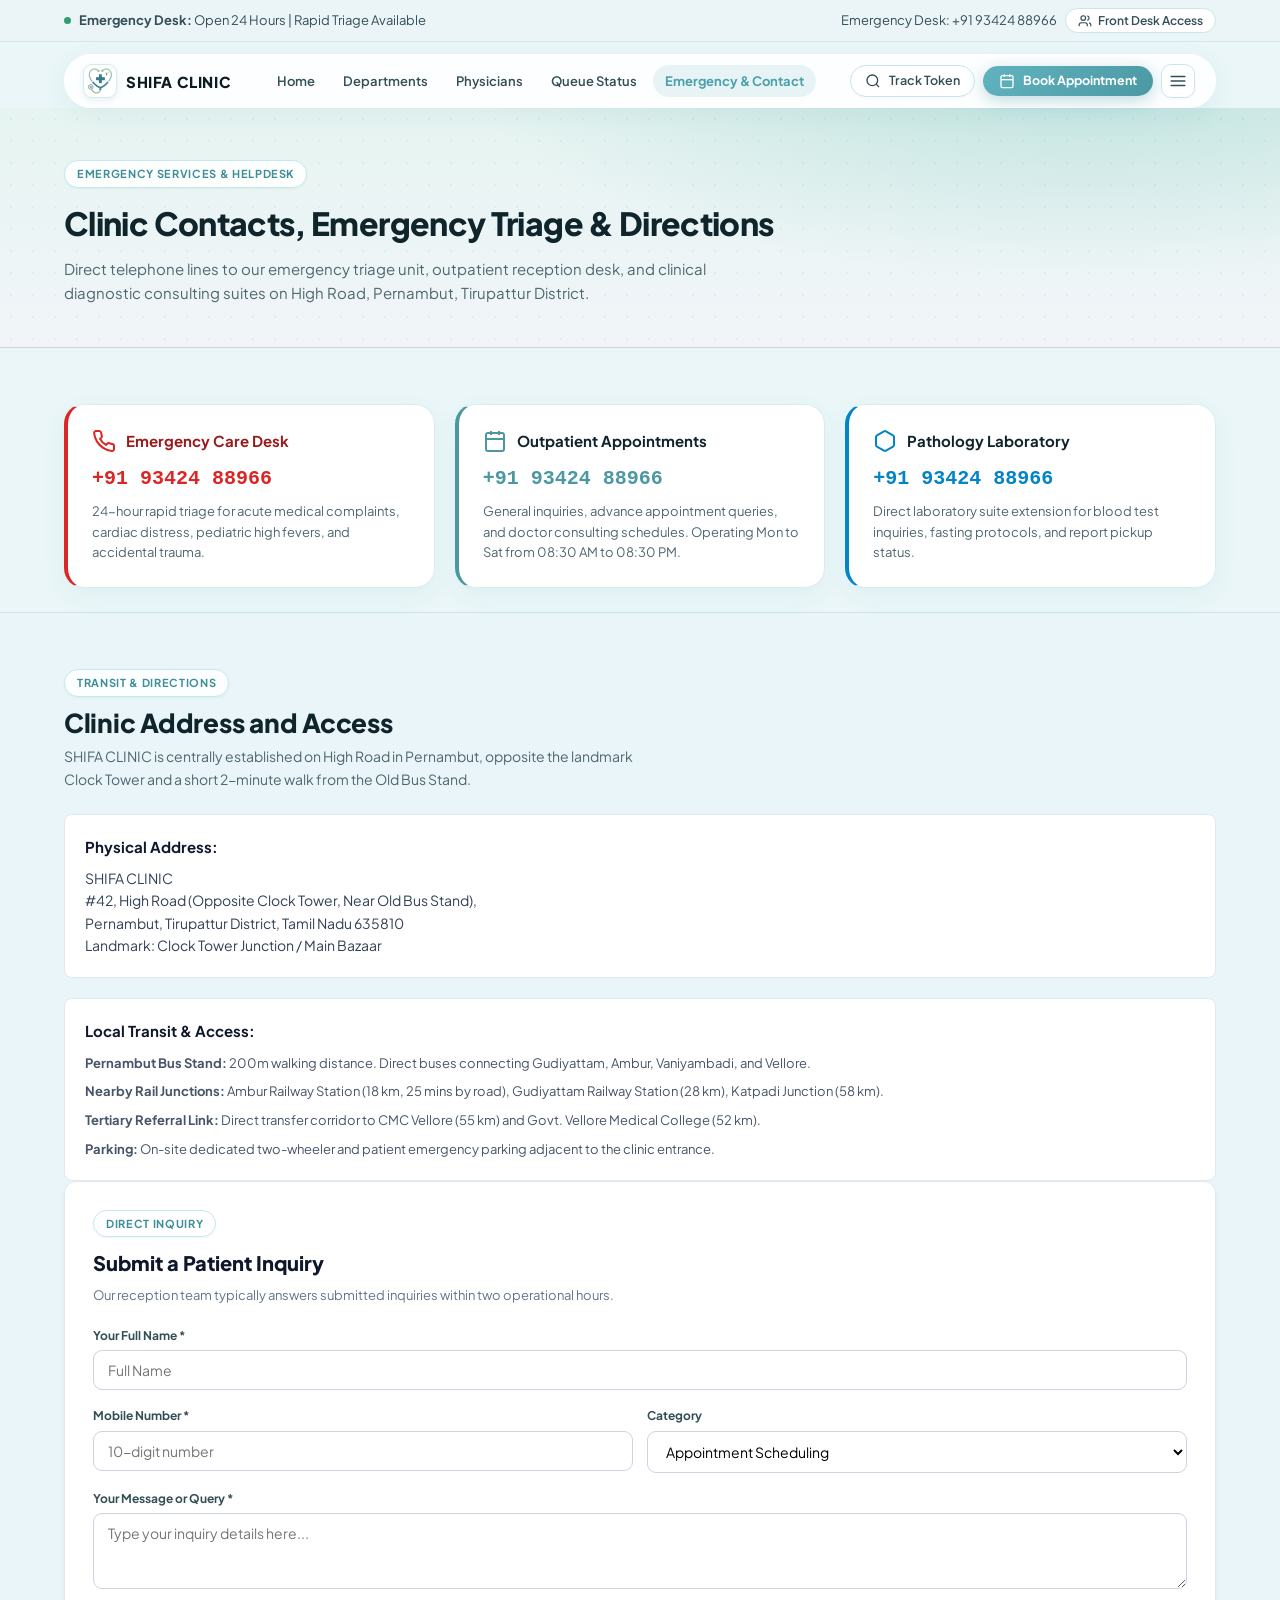
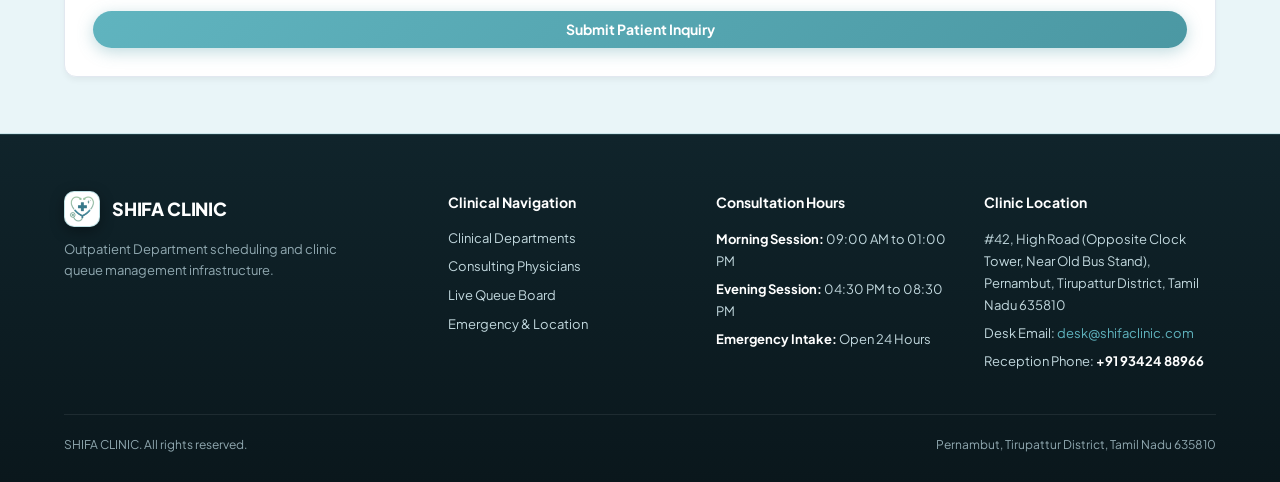
<file: app/contact.html>
<!DOCTYPE html>
<html lang="en">
<head>
  <meta charset="UTF-8">
  <meta name="viewport" content="width=device-width, initial-scale=1.0">
  <title>Emergency & Contact Information: SHIFA CLINIC</title>
  <link rel="canonical" href="https://abusufiyan.netlify.app/contact">
  <meta name="description" content="Contact SHIFA CLINIC on High Road in Pernambut, Tirupattur District. 24/7 Emergency Triage, Outpatient scheduling helpdesk (+91 93424 88966), transit directions, and patient inquiry form.">
  <link rel="icon" type="image/png" sizes="32x32" href="favicon-32x32.png?v=3.2">
  <link rel="icon" type="image/png" sizes="192x192" href="assets/images/favicon-192.png?v=3.2">
  <link rel="icon" type="image/svg+xml" href="favicon.svg?v=3.2">
  <link rel="apple-touch-icon" sizes="180x180" href="apple-touch-icon.png?v=3.2">
  <link rel="shortcut icon" href="favicon.ico?v=3.2">
  <link rel="stylesheet" href="styles.css?v=3.2">
  <link rel="preconnect" href="https://fonts.googleapis.com">
  <link rel="preconnect" href="https://fonts.gstatic.com" crossorigin>
  <link href="https://fonts.googleapis.com/css2?family=Plus+Jakarta+Sans:wght@400;500;600;700;800&family=JetBrains+Mono:wght@500;600&display=swap" rel="stylesheet">
</head>
<body>

  <!-- Top Announcement Bar -->
  <aside class="announcement-bar" role="complementary">
    <div class="container announcement-inner">
      <div class="announcement-item">
        <span class="status-dot"></span>
        <span><strong>Emergency Desk:</strong> Open 24 Hours | Rapid Triage Available</span>
      </div>
      <div class="announcement-item announcement-contact">
        <span>Emergency Desk: <a href="tel:+919342488966" style="color:inherit;text-decoration:none;">+91 93424 88966</a></span>
        <button id="quickSwitchBtn" class="pill-btn pill-btn-ghost">
          <svg width="14" height="14" viewBox="0 0 24 24" fill="none" stroke="currentColor" stroke-width="2"><path d="M16 21v-2a4 4 0 0 0-4-4H6a4 4 0 0 0-4 4v2"/><circle cx="9" cy="7" r="4"/><path d="M22 21v-2a4 4 0 0 0-3-3.87"/><path d="M16 3.13a4 4 0 0 1 0 7.75"/></svg>
          <span id="quickSwitchText">Front Desk Access</span>
        </button>
      </div>
    </div>
  </aside>

  <!-- Main Navigation -->
  <header class="main-header" role="banner">
    <div class="container header-inner">
      <a href="index.html" class="brand-logo" aria-label="SHIFA CLINIC Home">
        <div class="logo-mark">
          <img src="assets/images/shifa-logo-emblem.png?v=3.2" alt="SHIFA CLINIC" class="logo-img">
        </div>
        <div class="brand-text">
          <span class="brand-title">SHIFA CLINIC</span>
        </div>
      </a>

      <nav class="nav-links" aria-label="Main Navigation">
        <a href="index.html" class="nav-link">Home</a>
        <a href="departments.html" class="nav-link">Departments</a>
        <a href="doctors.html" class="nav-link">Physicians</a>
        <a href="queue.html" class="nav-link">Queue Status</a>
        <a href="contact.html" class="nav-link active">Emergency & Contact</a>
      </nav>

      <div class="header-actions">
        <button class="btn btn-secondary" id="trackTokenNavBtn" onclick="handleTrackTokenClick()">
          <svg width="16" height="16" viewBox="0 0 24 24" fill="none" stroke="currentColor" stroke-width="2"><circle cx="11" cy="11" r="8"/><path d="m21 21-4.3-4.3"/></svg>
          Track Token
        </button>
        <button class="btn btn-primary" id="bookGeneralBtn" onclick="openBookingModal()">
          <svg width="16" height="16" viewBox="0 0 24 24" fill="none" stroke="currentColor" stroke-width="2"><rect x="3" y="4" width="18" height="18" rx="2" ry="2"/><line x1="16" y1="2" x2="16" y2="6"/><line x1="8" y1="2" x2="8" y2="6"/><line x1="3" y1="10" x2="21" y2="10"/></svg>
          Book Appointment
        </button>
        <button class="icon-menu-btn" id="menuSettingsBtn" onclick="openSettingsModal()" aria-label="Open directory navigation and staff controls" title="Menu & Directory Navigation">
          <svg width="18" height="18" viewBox="0 0 24 24" fill="none" stroke="currentColor" stroke-width="2.2" stroke-linecap="round"><line x1="3" y1="6" x2="21" y2="6"/><line x1="3" y1="12" x2="21" y2="12"/><line x1="3" y1="18" x2="21" y2="18"/></svg>
        </button>
      </div>
    </div>
  </header>

  <!-- Main Content -->
  <main class="page-main" role="main">

    <!-- Page Intro Banner -->
    <section class="page-intro-banner">
      <div class="container">
        <span class="section-tag">Emergency Services & Helpdesk</span>
        <h1 class="page-title">Clinic Contacts, Emergency Triage & Directions</h1>
        <p class="page-subtitle">
          Direct telephone lines to our emergency triage unit, outpatient reception desk, and clinical diagnostic consulting suites on High Road, Pernambut, Tirupattur District.
        </p>
      </div>
    </section>

    <!-- 3 Emergency & Reception Cards -->
    <section class="section-container" style="padding-bottom: 24px;">
      <div class="container">
        <div class="features-trio-grid">

          <div class="feature-item" style="border-left: 4px solid #DC2626;">
            <div class="feature-header">
              <svg width="24" height="24" viewBox="0 0 24 24" fill="none" stroke="#DC2626" stroke-width="2"><path d="M22 16.92v3a2 2 0 0 1-2.18 2 19.79 19.79 0 0 1-8.63-3.07 19.5 19.5 0 0 1-6-6 19.79 19.79 0 0 1-3.07-8.67A2 2 0 0 1 4.11 2h3a2 2 0 0 1 2 1.72 12.84 12.84 0 0 0 .7 2.81 2 2 0 0 1-.45 2.11L8.09 9.91a16 16 0 0 0 6 6l1.27-1.27a2 2 0 0 1 2.11-.45 12.84 12.84 0 0 0 2.81.7A2 2 0 0 1 22 16.92z"/></svg>
              <h4 style="color: #991B1B;">Emergency Care Desk</h4>
            </div>
            <p style="font-size: 20px; font-weight: 800; color: #DC2626; margin-bottom: 6px; font-family: monospace;">
              <a href="tel:+919342488966" style="color:inherit;text-decoration:none;">+91 93424 88966</a>
            </p>
            <p>24-hour rapid triage for acute medical complaints, cardiac distress, pediatric high fevers, and accidental trauma.</p>
          </div>

          <div class="feature-item" style="border-left: 4px solid #4B98A3;">
            <div class="feature-header">
              <svg width="24" height="24" viewBox="0 0 24 24" fill="none" stroke="#4B98A3" stroke-width="2"><rect x="3" y="4" width="18" height="18" rx="2" ry="2"/><line x1="16" y1="2" x2="16" y2="6"/><line x1="8" y1="2" x2="8" y2="6"/><line x1="3" y1="10" x2="21" y2="10"/></svg>
              <h4>Outpatient Appointments</h4>
            </div>
            <p style="font-size: 20px; font-weight: 800; color: #4B98A3; margin-bottom: 6px; font-family: monospace;">
              <a href="tel:+919342488966" style="color:inherit;text-decoration:none;">+91 93424 88966</a>
            </p>
            <p>General inquiries, advance appointment queries, and doctor consulting schedules. Operating Mon to Sat from 08:30 AM to 08:30 PM.</p>
          </div>

          <div class="feature-item" style="border-left: 4px solid #0284C7;">
            <div class="feature-header">
              <svg width="24" height="24" viewBox="0 0 24 24" fill="none" stroke="#0284C7" stroke-width="2"><path d="M21 16V8a2 2 0 0 0-1-1.73l-7-4a2 2 0 0 0-2 0l-7 4A2 2 0 0 0 3 8v8a2 2 0 0 0 1 1.73l7 4a2 2 0 0 0 2 0l7-4A2 2 0 0 0 21 16z"/></svg>
              <h4>Pathology Laboratory</h4>
            </div>
            <p style="font-size: 20px; font-weight: 800; color: #0284C7; margin-bottom: 6px; font-family: monospace;">
              <a href="tel:+919342488966" style="color:inherit;text-decoration:none;">+91 93424 88966</a>
            </p>
            <p>Direct laboratory suite extension for blood test inquiries, fasting protocols, and report pickup status.</p>
          </div>

        </div>
      </div>
    </section>

    <!-- Location & Inquiries Form Grid -->
    <section class="section-container bg-subtle">
      <div class="container">
        <div class="hero-grid">

          <!-- Location & Transit Details -->
          <div>
            <span class="section-tag">Transit & Directions</span>
            <h2 class="section-title">Clinic Address and Access</h2>
            <p class="section-description" style="margin-bottom: 24px;">
              SHIFA CLINIC is centrally established on High Road in Pernambut, opposite the landmark Clock Tower and a short 2-minute walk from the Old Bus Stand.
            </p>

            <div style="background-color: #FFFFFF; border: 1px solid #E2E8F0; border-radius: 8px; padding: 20px; margin-bottom: 20px;">
              <h4 style="font-size: 15px; font-weight: 700; color: #0F172A; margin-bottom: 8px;">
                Physical Address:
              </h4>
              <p style="font-size: 14px; color: #334155; line-height: 1.6;">
                SHIFA CLINIC<br>
                #42, High Road (Opposite Clock Tower, Near Old Bus Stand),<br>
                Pernambut, Tirupattur District, Tamil Nadu 635810<br>
                Landmark: Clock Tower Junction / Main Bazaar
              </p>
            </div>

            <div style="background-color: #FFFFFF; border: 1px solid #E2E8F0; border-radius: 8px; padding: 20px;">
              <h4 style="font-size: 15px; font-weight: 700; color: #0F172A; margin-bottom: 10px;">
                Local Transit & Access:
              </h4>
              <ul style="list-style: none; font-size: 13px; color: #475569; display: flex; flex-direction: column; gap: 8px;">
                <li><strong>Pernambut Bus Stand:</strong> 200m walking distance. Direct buses connecting Gudiyattam, Ambur, Vaniyambadi, and Vellore.</li>
                <li><strong>Nearby Rail Junctions:</strong> Ambur Railway Station (18 km, 25 mins by road), Gudiyattam Railway Station (28 km), Katpadi Junction (58 km).</li>
                <li><strong>Tertiary Referral Link:</strong> Direct transfer corridor to CMC Vellore (55 km) and Govt. Vellore Medical College (52 km).</li>
                <li><strong>Parking:</strong> On-site dedicated two-wheeler and patient emergency parking adjacent to the clinic entrance.</li>
              </ul>
            </div>
          </div>

          <!-- Patient Inquiry Form -->
          <div>
            <div style="background-color: #FFFFFF; border: 1px solid #E2E8F0; border-radius: 12px; padding: 28px; box-shadow: 0 4px 6px -1px rgba(0, 0, 0, 0.05);">
              <span class="section-tag">Direct Inquiry</span>
              <h3 style="font-size: 20px; font-weight: 800; color: #0F172A; margin-bottom: 6px;">
                Submit a Patient Inquiry
              </h3>
              <p style="font-size: 13px; color: #64748B; margin-bottom: 20px;">
                Our reception team typically answers submitted inquiries within two operational hours.
              </p>

              <form id="contactInquiryForm" onsubmit="event.preventDefault(); submitInquiry();">
                <div class="form-group">
                  <label class="form-label" for="inqName">Your Full Name *</label>
                  <input type="text" id="inqName" class="form-control" required placeholder="Full Name">
                </div>

                <div class="form-grid-2">
                  <div class="form-group">
                    <label class="form-label" for="inqPhone">Mobile Number *</label>
                    <input type="tel" id="inqPhone" class="form-control" pattern="[0-9]{10}" required placeholder="10-digit number">
                  </div>
                  <div class="form-group">
                    <label class="form-label" for="inqCategory">Category</label>
                    <select id="inqCategory" class="form-control">
                      <option value="Appointment Inquiry">Appointment Scheduling</option>
                      <option value="Lab Report Inquiry">Lab Report Status</option>
                      <option value="Doctor Availability">Physician Timings</option>
                      <option value="Billing / Payment">Billing & Payments</option>
                    </select>
                  </div>
                </div>

                <div class="form-group">
                  <label class="form-label" for="inqMessage">Your Message or Query *</label>
                  <textarea id="inqMessage" class="form-control" rows="3" required placeholder="Type your inquiry details here..."></textarea>
                </div>

                <button type="submit" class="btn btn-primary btn-block">
                  Submit Patient Inquiry
                </button>
              </form>
            </div>
          </div>

        </div>
      </div>
    </section>

  </main>

  <!-- BOOKING DIALOG -->
  <dialog id="bookingDialog" class="modal-dialog" closedby="any">
    <div class="modal-content">
      <div class="modal-header">
        <div>
          <span class="modal-badge">Appointment Booking</span>
          <h3 id="modalDoctorName">Book Appointment</h3>
          <p id="modalDoctorMeta" class="modal-subtext">Select an open slot and enter patient details</p>
        </div>
        <button type="button" class="close-btn" onclick="closeBookingModal()" aria-label="Close dialog">
          <svg width="20" height="20" viewBox="0 0 24 24" fill="none" stroke="currentColor" stroke-width="2"><line x1="18" y1="6" x2="6" y2="18"/><line x1="6" y1="6" x2="18" y2="18"/></svg>
        </button>
      </div>

      <div class="modal-body">
        <div id="bookingStep1" class="booking-step active">
          <div class="form-group">
            <label class="form-label" for="bookingDateInput">Consultation Date:</label>
            <input type="date" id="bookingDateInput" class="select-input" required>
          </div>
          <div class="form-group">
            <label class="form-label">Available Slots for <span id="selectedDateDisplay" class="text-primary font-bold">Today</span>:</label>
            <div class="session-block">
              <span class="session-title">Morning Session (09:00 AM to 01:00 PM)</span>
              <div class="slots-container" id="morningSlotsContainer"></div>
            </div>
            <div class="session-block">
              <span class="session-title">Evening Session (04:30 PM to 08:30 PM)</span>
              <div class="slots-container" id="eveningSlotsContainer"></div>
            </div>
          </div>
          <div class="modal-footer">
            <button type="button" class="btn btn-ghost" onclick="closeBookingModal()">Cancel</button>
            <button type="button" class="btn btn-primary" id="goToStep2Btn" disabled onclick="goToStep(2)">
              Continue to Details
            </button>
          </div>
        </div>

        <div id="bookingStep2" class="booking-step">
          <form id="patientIntakeForm" onsubmit="event.preventDefault(); submitAppointment();">
            <div class="booking-summary-strip">
              <div><span class="summary-label">Physician</span><strong id="summaryDocName">-</strong></div>
              <div><span class="summary-label">Slot</span><strong id="summarySlotTime">-</strong></div>
              <div><span class="summary-label">Fee</span><strong id="summaryFee" class="text-success">Rs. 500</strong></div>
            </div>
            <div class="form-grid-2">
              <div class="form-group">
                <label class="form-label" for="patientName">Patient Name *</label>
                <input type="text" id="patientName" class="form-control" required placeholder="Full Name">
              </div>
              <div class="form-group">
                <label class="form-label" for="patientPhone">Contact Number *</label>
                <input type="tel" id="patientPhone" class="form-control" pattern="[0-9]{10}" required placeholder="10-digit mobile number">
              </div>
            </div>
            <div class="form-group">
              <label class="form-label" for="patientEmail">Patient Email Address *</label>
              <input type="email" id="patientEmail" class="form-control" placeholder="patient@gmail.com (for digital OPD pass)" required>
            </div>
            <div class="form-grid-3">
              <div class="form-group">
                <label class="form-label" for="patientAge">Age *</label>
                <input type="number" id="patientAge" class="form-control" min="1" max="120" required>
              </div>
              <div class="form-group">
                <label class="form-label" for="patientGender">Gender *</label>
                <select id="patientGender" class="form-control" required>
                  <option value="">Select</option>
                  <option value="Male">Male</option>
                  <option value="Female">Female</option>
                  <option value="Other">Other</option>
                </select>
              </div>
              <div class="form-group">
                <label class="form-label" for="visitType">Visit Classification</label>
                <select id="visitType" class="form-control">
                  <option value="First Visit">First Consultation</option>
                  <option value="Follow-up">Follow-up Consultation</option>
                  <option value="Routine Checkup">Routine Medical Checkup</option>
                </select>
              </div>
            </div>
            <div class="form-group">
              <label class="form-label" for="patientSymptoms">Primary Symptoms</label>
              <textarea id="patientSymptoms" class="form-control" rows="2" placeholder="Brief reason for consultation..."></textarea>
            </div>
            <div class="modal-footer">
              <button type="button" class="btn btn-ghost" onclick="goToStep(1)">Back</button>
              <button type="submit" class="btn btn-primary" id="confirmBookingBtn">Confirm Appointment</button>
            </div>
          </form>
        </div>

        <div id="bookingStep3" class="booking-step">
          <div class="confirmation-success-card" id="printableTicket">
            <div class="success-icon-badge">
              <svg width="24" height="24" viewBox="0 0 24 24" fill="none" stroke="currentColor" stroke-width="2.5"><polyline points="20 6 9 17 4 12"/></svg>
            </div>
            <span class="success-caption">Appointment Confirmed</span>
            <h3 class="ticket-clinic-title">SHIFA CLINIC OPD Pass</h3>
            <div class="ticket-token-display">
              <span class="token-title">QUEUE TOKEN NUMBER</span>
              <span class="token-code" id="confirmedTokenCode">SHF-105</span>
            </div>
            <div class="ticket-details-grid">
              <div class="ticket-detail-item"><span class="detail-label">Patient:</span><span class="detail-value" id="ticketPatientName">-</span></div>
              <div class="ticket-detail-item"><span class="detail-label">Physician:</span><span class="detail-value" id="ticketDoctorName">-</span></div>
              <div class="ticket-detail-item"><span class="detail-label">Slot:</span><span class="detail-value" id="ticketScheduledTime">-</span></div>
              <div class="ticket-detail-item"><span class="detail-label">Room:</span><span class="detail-value" id="ticketRoom">-</span></div>
              <div class="ticket-detail-item"><span class="detail-label">Email:</span><span class="detail-value" id="ticketPatientEmail">-</span></div>
            </div>
            <div class="email-confirmation-strip" id="ticketEmailStrip">
              <div class="email-strip-header">
                <span class="status-dot"></span>
                <strong>Confirmation Email Dispatched</strong>
              </div>
              <p class="email-strip-sub">
                Digital consultation pass sent to <strong id="ticketEmailRecipient">-</strong>
              </p>
              <div class="email-strip-actions">
                <button type="button" class="btn btn-xs btn-outline" onclick="resendCurrentBookingEmail()">Resend Email</button>
                <a id="openMailtoLink" href="#" class="btn btn-xs btn-secondary" target="_blank" rel="noopener">Open Email</a>
                <a id="sendWhatsAppLink" href="#" class="btn btn-xs btn-success" target="_blank" rel="noopener">WhatsApp Slip</a>
              </div>
            </div>
            <div class="ticket-qr-container">
              <div class="qr-mock" id="ticketQrWrapper" title="Token verification code">
                <div class="qr-pattern"></div>
              </div>
              <p class="qr-helper-text">Scan with smartphone camera to track live waiting queue online</p>
            </div>
          </div>
          <div class="modal-footer print-hide">
            <button type="button" class="btn btn-outline" onclick="window.print()">Print Pass</button>
            <button type="button" class="btn btn-primary" onclick="closeBookingModal()">Done</button>
          </div>
        </div>
      </div>
    </div>
  </dialog>

  <!-- SETTINGS MODAL -->
  <dialog id="settingsDialog" class="modal-dialog settings-dialog" closedby="any">
    <div class="modal-content settings-modal-content">
      <div class="modal-header">
        <div>
          <span class="modal-badge">Console Management</span>
          <h3>Console & Staff Controls</h3>
          <p class="modal-subtext">Manage active console session and administrative actions</p>
        </div>
        <button type="button" class="close-btn" onclick="closeSettingsModal()" aria-label="Close dialog">
          <svg width="18" height="18" viewBox="0 0 24 24" fill="none" stroke="currentColor" stroke-width="2"><line x1="18" y1="6" x2="6" y2="18"/><line x1="6" y1="6" x2="18" y2="18"/></svg>
        </button>
      </div>
      <div class="modal-body settings-modal-body">
        <!-- Quick Directory Navigation -->
        <div class="mobile-nav-group">
          <div class="modal-section-title">Directory Navigation</div>
          <div class="mobile-nav-pill-grid">
            <a href="index.html" class="nav-dialog-item">
              <svg width="16" height="16" viewBox="0 0 24 24" fill="none" stroke="currentColor" stroke-width="2"><path d="m3 9 9-7 9 7v11a2 2 0 0 1-2 2H5a2 2 0 0 1-2-2z"/><polyline points="9 22 9 12 15 12 15 22"/></svg>
              <span>Home Portal</span>
            </a>
            <a href="departments.html" class="nav-dialog-item">
              <svg width="16" height="16" viewBox="0 0 24 24" fill="none" stroke="currentColor" stroke-width="2"><rect width="18" height="18" x="3" y="3" rx="2"/><path d="M3 9h18"/><path d="M9 21V9"/></svg>
              <span>Clinical Departments</span>
            </a>
            <a href="doctors.html" class="nav-dialog-item">
              <svg width="16" height="16" viewBox="0 0 24 24" fill="none" stroke="currentColor" stroke-width="2"><path d="M16 21v-2a4 4 0 0 0-4-4H6a4 4 0 0 0-4 4v2"/><circle cx="9" cy="7" r="4"/><path d="M22 21v-2a4 4 0 0 0-3-3.87"/><path d="M16 3.13a4 4 0 0 1 0 7.75"/></svg>
              <span>Consulting Physicians</span>
            </a>
            <a href="queue.html" class="nav-dialog-item">
              <svg width="16" height="16" viewBox="0 0 24 24" fill="none" stroke="currentColor" stroke-width="2"><line x1="8" y1="6" x2="21" y2="6"/><line x1="8" y1="12" x2="21" y2="12"/><line x1="8" y1="18" x2="21" y2="18"/><line x1="3" y1="6" x2="3.01" y2="6"/><line x1="3" y1="12" x2="3.01" y2="12"/><line x1="3" y1="18" x2="3.01" y2="18"/></svg>
              <span>Live Queue Board</span>
            </a>
            <a href="contact.html" class="nav-dialog-item active">
              <svg width="16" height="16" viewBox="0 0 24 24" fill="none" stroke="currentColor" stroke-width="2"><path d="M22 16.92v3a2 2 0 0 1-2.18 2 19.79 19.79 0 0 1-8.63-3.07 19.5 19.5 0 0 1-6-6 19.79 19.79 0 0 1-3.07-8.67A2 2 0 0 1 4.11 2h3a2 2 0 0 1 2 1.72 12.84 12.84 0 0 0 .7 2.81 2 2 0 0 1-.45 2.11L8.09 9.91a16 16 0 0 0 6 6l1.27-1.27a2 2 0 0 1 2.11-.45 12.84 12.84 0 0 0 2.81.7A2 2 0 0 1 22 16.92z"/></svg>
              <span>Emergency & Contact</span>
            </a>
          </div>
        </div>

        <div class="settings-role-box">
          <div class="role-box-info">
            <div class="role-icon-pill">
              <svg width="20" height="20" viewBox="0 0 24 24" fill="none" stroke="#4B98A3" stroke-width="2"><path d="M16 21v-2a4 4 0 0 0-4-4H6a4 4 0 0 0-4 4v2"/><circle cx="9" cy="7" r="4"/><path d="M22 21v-2a4 4 0 0 0-3-3.87"/><path d="M16 3.13a4 4 0 0 1 0 7.75"/></svg>
            </div>
            <div>
              <div class="role-label">RECEPTION MANAGEMENT</div>
              <div class="role-state">Front Desk Console</div>
            </div>
          </div>
          <a href="index.html#admin" class="btn btn-primary">
            Open Front Desk Portal
          </a>
        </div>
        <div class="settings-meta-footer">
          <div><span>Facility:</span> SHIFA CLINIC, High Road, Pernambut, Tirupattur District</div>
          <div><span>Desk Line:</span> <a href="tel:+919342488966" style="color:inherit;text-decoration:none;">+91 93424 88966</a> | <span>Status:</span> OPD Sessions Online</div>
        </div>
      </div>
      <div class="modal-footer">
        <button type="button" class="btn btn-secondary" onclick="closeSettingsModal()">Close</button>
      </div>
    </div>
  </dialog>

  <!-- Global Toast Notification Container -->
  <div id="toastContainer" class="toast-container" aria-live="polite"></div>

  <!-- Isolated High-Contrast Footer -->
  <footer class="main-footer" role="contentinfo">
    <div class="container footer-grid">
      <div class="footer-col brand-col">
        <div class="footer-brand-wrap">
          <div class="logo-mark">
            <img src="assets/images/shifa-logo-emblem.png?v=3.2" alt="SHIFA CLINIC" class="logo-img">
          </div>
          <span class="footer-brand-name">SHIFA CLINIC</span>
        </div>
        <p class="footer-desc">
          Outpatient Department scheduling and clinic queue management infrastructure.
        </p>
      </div>

      <div class="footer-col">
        <h4 class="footer-heading">Clinical Navigation</h4>
        <ul class="footer-list">
          <li><a href="departments.html">Clinical Departments</a></li>
          <li><a href="doctors.html">Consulting Physicians</a></li>
          <li><a href="queue.html">Live Queue Board</a></li>
          <li><a href="contact.html">Emergency & Location</a></li>
        </ul>
      </div>

      <div class="footer-col">
        <h4 class="footer-heading">Consultation Hours</h4>
        <p class="footer-text"><strong>Morning Session:</strong> 09:00 AM to 01:00 PM</p>
        <p class="footer-text"><strong>Evening Session:</strong> 04:30 PM to 08:30 PM</p>
        <p class="footer-text"><strong>Emergency Intake:</strong> Open 24 Hours</p>
      </div>

      <div class="footer-col">
        <h4 class="footer-heading">Clinic Location</h4>
        <p class="footer-text">#42, High Road (Opposite Clock Tower, Near Old Bus Stand), Pernambut, Tirupattur District, Tamil Nadu 635810</p>
        <p class="footer-text">Desk Email: <a href="mailto:desk@shifaclinic.com">desk@shifaclinic.com</a></p>
        <p class="footer-text">Reception Phone: <strong><a href="tel:+919342488966" style="color:inherit;text-decoration:none;">+91 93424 88966</a></strong></p>
      </div>
    </div>

    <div class="container">
      <div class="footer-bottom-bar">
        <span>SHIFA CLINIC. All rights reserved.</span>
        <span>Pernambut, Tirupattur District, Tamil Nadu 635810</span>
      </div>
    </div>
  </footer>

  <script src="app.js?v=3.2"></script>
</body>
</html>
</file>
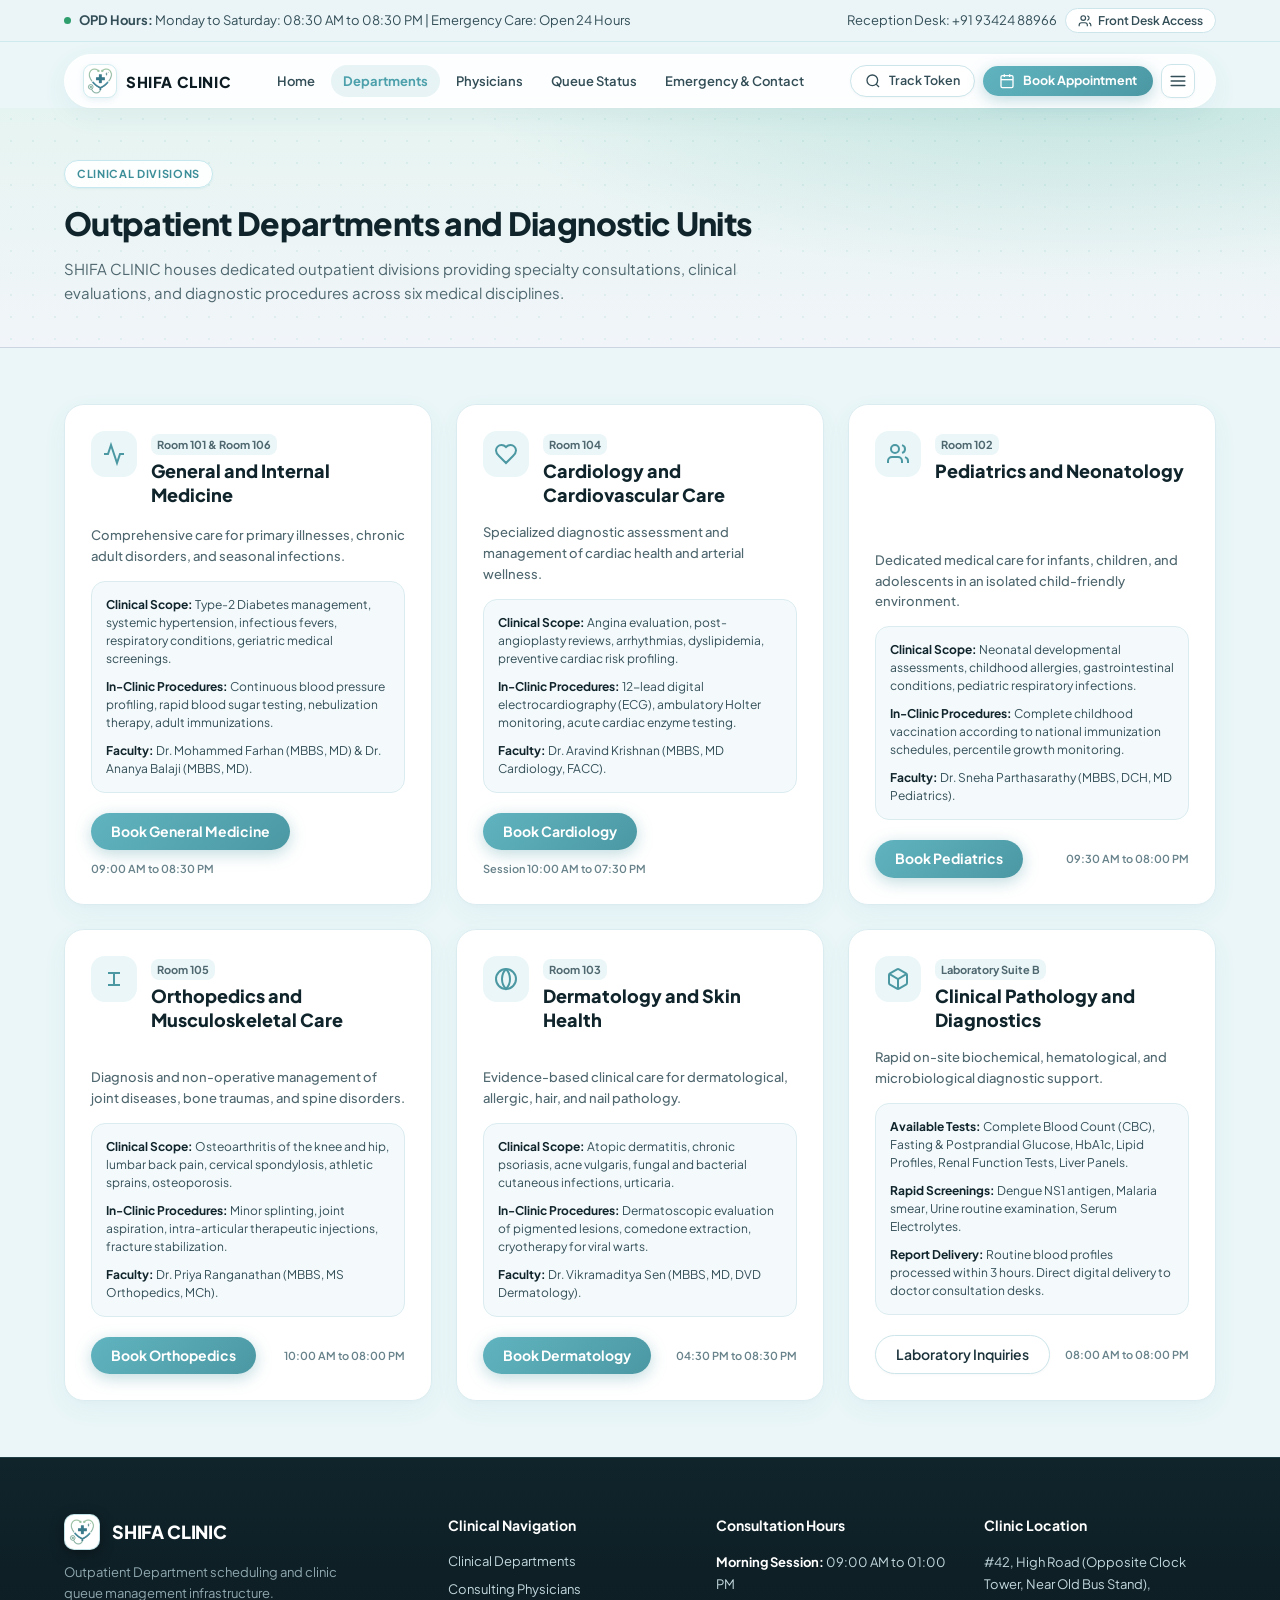
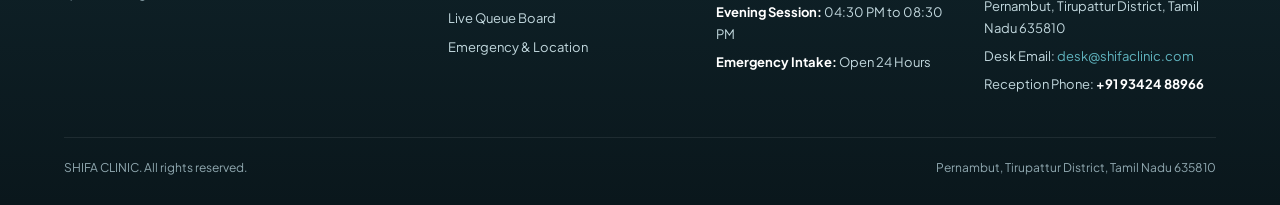
<file: app/departments.html>
<!DOCTYPE html>
<html lang="en">
<head>
  <meta charset="UTF-8">
  <meta name="viewport" content="width=device-width, initial-scale=1.0">
  <title>Clinical Departments: SHIFA CLINIC</title>
  <link rel="canonical" href="https://abusufiyan.netlify.app/departments">
  <meta name="description" content="Explore outpatient clinical departments at SHIFA CLINIC: General Medicine, Cardiology, Pediatrics, Orthopedics, Dermatology, and Clinical Pathology.">
  <link rel="icon" type="image/png" sizes="32x32" href="favicon-32x32.png?v=3.2">
  <link rel="icon" type="image/png" sizes="192x192" href="assets/images/favicon-192.png?v=3.2">
  <link rel="icon" type="image/svg+xml" href="favicon.svg?v=3.2">
  <link rel="apple-touch-icon" sizes="180x180" href="apple-touch-icon.png?v=3.2">
  <link rel="shortcut icon" href="favicon.ico?v=3.2">
  <link rel="stylesheet" href="styles.css?v=3.2">
  <link rel="preconnect" href="https://fonts.googleapis.com">
  <link rel="preconnect" href="https://fonts.gstatic.com" crossorigin>
  <link href="https://fonts.googleapis.com/css2?family=Plus+Jakarta+Sans:wght@400;500;600;700;800&family=JetBrains+Mono:wght@500;600&display=swap" rel="stylesheet">
</head>
<body>

  <!-- Top Announcement Bar -->
  <aside class="announcement-bar" role="complementary">
    <div class="container announcement-inner">
      <div class="announcement-item">
        <span class="status-dot"></span>
        <span><strong>OPD Hours:</strong> Monday to Saturday: 08:30 AM to 08:30 PM | Emergency Care: Open 24 Hours</span>
      </div>
      <div class="announcement-item announcement-contact">
        <span>Reception Desk: <a href="tel:+919342488966" style="color:inherit;text-decoration:none;">+91 93424 88966</a></span>
        <button id="quickSwitchBtn" class="pill-btn pill-btn-ghost">
          <svg width="14" height="14" viewBox="0 0 24 24" fill="none" stroke="currentColor" stroke-width="2"><path d="M16 21v-2a4 4 0 0 0-4-4H6a4 4 0 0 0-4 4v2"/><circle cx="9" cy="7" r="4"/><path d="M22 21v-2a4 4 0 0 0-3-3.87"/><path d="M16 3.13a4 4 0 0 1 0 7.75"/></svg>
          <span id="quickSwitchText">Front Desk Access</span>
        </button>
      </div>
    </div>
  </aside>

  <!-- Main Navigation -->
  <header class="main-header" role="banner">
    <div class="container header-inner">
      <a href="index.html" class="brand-logo" aria-label="SHIFA CLINIC Home">
        <div class="logo-mark">
          <img src="assets/images/shifa-logo-emblem.png?v=3.2" alt="SHIFA CLINIC" class="logo-img">
        </div>
        <div class="brand-text">
          <span class="brand-title">SHIFA CLINIC</span>
        </div>
      </a>

      <nav class="nav-links" aria-label="Main Navigation">
        <a href="index.html" class="nav-link">Home</a>
        <a href="departments.html" class="nav-link active">Departments</a>
        <a href="doctors.html" class="nav-link">Physicians</a>
        <a href="queue.html" class="nav-link">Queue Status</a>
        <a href="contact.html" class="nav-link">Emergency & Contact</a>
      </nav>

      <div class="header-actions">
        <button class="btn btn-secondary" id="trackTokenNavBtn" onclick="handleTrackTokenClick()">
          <svg width="16" height="16" viewBox="0 0 24 24" fill="none" stroke="currentColor" stroke-width="2"><circle cx="11" cy="11" r="8"/><path d="m21 21-4.3-4.3"/></svg>
          Track Token
        </button>
        <button class="btn btn-primary" id="bookGeneralBtn" onclick="openBookingModal()">
          <svg width="16" height="16" viewBox="0 0 24 24" fill="none" stroke="currentColor" stroke-width="2"><rect x="3" y="4" width="18" height="18" rx="2" ry="2"/><line x1="16" y1="2" x2="16" y2="6"/><line x1="8" y1="2" x2="8" y2="6"/><line x1="3" y1="10" x2="21" y2="10"/></svg>
          Book Appointment
        </button>
        <button class="icon-menu-btn" id="menuSettingsBtn" onclick="openSettingsModal()" aria-label="Open directory navigation and staff controls" title="Menu & Directory Navigation">
          <svg width="18" height="18" viewBox="0 0 24 24" fill="none" stroke="currentColor" stroke-width="2.2" stroke-linecap="round"><line x1="3" y1="6" x2="21" y2="6"/><line x1="3" y1="12" x2="21" y2="12"/><line x1="3" y1="18" x2="21" y2="18"/></svg>
        </button>
      </div>
    </div>
  </header>

  <!-- Main Content -->
  <main class="page-main" role="main">

    <!-- Page Header Banner -->
    <section class="page-intro-banner">
      <div class="container">
        <span class="section-tag">Clinical Divisions</span>
        <h1 class="page-title">Outpatient Departments and Diagnostic Units</h1>
        <p class="page-subtitle">
          SHIFA CLINIC houses dedicated outpatient divisions providing specialty consultations, clinical evaluations, and diagnostic procedures across six medical disciplines.
        </p>
      </div>
    </section>

    <!-- Departments Detailed Grid -->
    <section class="section-container">
      <div class="container">
        <div class="dept-detailed-grid">

          <!-- Dept 1: General Medicine -->
          <article class="dept-card">
            <div class="dept-card-header">
              <div class="dept-icon-box">
                <svg width="24" height="24" viewBox="0 0 24 24" fill="none" stroke="#4B98A3" stroke-width="2"><path d="M22 12h-4l-3 9L9 3l-3 9H2"/></svg>
              </div>
              <div>
                <span class="dept-room-badge">Room 101 & Room 106</span>
                <h2 class="dept-name">General and Internal Medicine</h2>
              </div>
            </div>
            <div class="dept-body">
              <p class="dept-lead">Comprehensive care for primary illnesses, chronic adult disorders, and seasonal infections.</p>
              
              <div class="dept-spec-list">
                <div class="dept-spec-item">
                  <strong>Clinical Scope:</strong> Type-2 Diabetes management, systemic hypertension, infectious fevers, respiratory conditions, geriatric medical screenings.
                </div>
                <div class="dept-spec-item">
                  <strong>In-Clinic Procedures:</strong> Continuous blood pressure profiling, rapid blood sugar testing, nebulization therapy, adult immunizations.
                </div>
                <div class="dept-spec-item">
                  <strong>Faculty:</strong> Dr. Mohammed Farhan (MBBS, MD) & Dr. Ananya Balaji (MBBS, MD).
                </div>
              </div>

              <div class="dept-actions">
                <button class="btn btn-primary" onclick="openBookingModal('dr-farhan')">
                  Book General Medicine
                </button>
                <span class="dept-timings">09:00 AM to 08:30 PM</span>
              </div>
            </div>
          </article>

          <!-- Dept 2: Cardiology -->
          <article class="dept-card">
            <div class="dept-card-header">
              <div class="dept-icon-box">
                <svg width="24" height="24" viewBox="0 0 24 24" fill="none" stroke="#4B98A3" stroke-width="2"><path d="M19 14c1.49-1.46 3-3.21 3-5.5A5.5 5.5 0 0 0 16.5 3c-1.76 0-3 .5-4.5 2-1.5-1.5-2.74-2-4.5-2A5.5 5.5 0 0 0 2 8.5c0 2.3 1.5 4.05 3 5.5l7 7Z"/></svg>
              </div>
              <div>
                <span class="dept-room-badge">Room 104</span>
                <h2 class="dept-name">Cardiology and Cardiovascular Care</h2>
              </div>
            </div>
            <div class="dept-body">
              <p class="dept-lead">Specialized diagnostic assessment and management of cardiac health and arterial wellness.</p>
              
              <div class="dept-spec-list">
                <div class="dept-spec-item">
                  <strong>Clinical Scope:</strong> Angina evaluation, post-angioplasty reviews, arrhythmias, dyslipidemia, preventive cardiac risk profiling.
                </div>
                <div class="dept-spec-item">
                  <strong>In-Clinic Procedures:</strong> 12-lead digital electrocardiography (ECG), ambulatory Holter monitoring, acute cardiac enzyme testing.
                </div>
                <div class="dept-spec-item">
                  <strong>Faculty:</strong> Dr. Aravind Krishnan (MBBS, MD Cardiology, FACC).
                </div>
              </div>

              <div class="dept-actions">
                <button class="btn btn-primary" onclick="openBookingModal('dr-aravind')">
                  Book Cardiology
                </button>
                <span class="dept-timings">Session 10:00 AM to 07:30 PM</span>
              </div>
            </div>
          </article>

          <!-- Dept 3: Pediatrics -->
          <article class="dept-card">
            <div class="dept-card-header">
              <div class="dept-icon-box">
                <svg width="24" height="24" viewBox="0 0 24 24" fill="none" stroke="#4B98A3" stroke-width="2"><path d="M16 21v-2a4 4 0 0 0-4-4H6a4 4 0 0 0-4 4v2"/><circle cx="9" cy="7" r="4"/><path d="M22 21v-2a4 4 0 0 0-3-3.87"/><path d="M16 3.13a4 4 0 0 1 0 7.75"/></svg>
              </div>
              <div>
                <span class="dept-room-badge">Room 102</span>
                <h2 class="dept-name">Pediatrics and Neonatology</h2>
              </div>
            </div>
            <div class="dept-body">
              <p class="dept-lead">Dedicated medical care for infants, children, and adolescents in an isolated child-friendly environment.</p>
              
              <div class="dept-spec-list">
                <div class="dept-spec-item">
                  <strong>Clinical Scope:</strong> Neonatal developmental assessments, childhood allergies, gastrointestinal conditions, pediatric respiratory infections.
                </div>
                <div class="dept-spec-item">
                  <strong>In-Clinic Procedures:</strong> Complete childhood vaccination according to national immunization schedules, percentile growth monitoring.
                </div>
                <div class="dept-spec-item">
                  <strong>Faculty:</strong> Dr. Sneha Parthasarathy (MBBS, DCH, MD Pediatrics).
                </div>
              </div>

              <div class="dept-actions">
                <button class="btn btn-primary" onclick="openBookingModal('dr-sneha')">
                  Book Pediatrics
                </button>
                <span class="dept-timings">09:30 AM to 08:00 PM</span>
              </div>
            </div>
          </article>

          <!-- Dept 4: Orthopedics -->
          <article class="dept-card">
            <div class="dept-card-header">
              <div class="dept-icon-box">
                <svg width="24" height="24" viewBox="0 0 24 24" fill="none" stroke="#4B98A3" stroke-width="2"><path d="M6 18h12M6 6h12M12 6v12"/></svg>
              </div>
              <div>
                <span class="dept-room-badge">Room 105</span>
                <h2 class="dept-name">Orthopedics and Musculoskeletal Care</h2>
              </div>
            </div>
            <div class="dept-body">
              <p class="dept-lead">Diagnosis and non-operative management of joint diseases, bone traumas, and spine disorders.</p>
              
              <div class="dept-spec-list">
                <div class="dept-spec-item">
                  <strong>Clinical Scope:</strong> Osteoarthritis of the knee and hip, lumbar back pain, cervical spondylosis, athletic sprains, osteoporosis.
                </div>
                <div class="dept-spec-item">
                  <strong>In-Clinic Procedures:</strong> Minor splinting, joint aspiration, intra-articular therapeutic injections, fracture stabilization.
                </div>
                <div class="dept-spec-item">
                  <strong>Faculty:</strong> Dr. Priya Ranganathan (MBBS, MS Orthopedics, MCh).
                </div>
              </div>

              <div class="dept-actions">
                <button class="btn btn-primary" onclick="openBookingModal('dr-priya')">
                  Book Orthopedics
                </button>
                <span class="dept-timings">10:00 AM to 08:00 PM</span>
              </div>
            </div>
          </article>

          <!-- Dept 5: Dermatology -->
          <article class="dept-card">
            <div class="dept-card-header">
              <div class="dept-icon-box">
                <svg width="24" height="24" viewBox="0 0 24 24" fill="none" stroke="#4B98A3" stroke-width="2"><circle cx="12" cy="12" r="10"/><path d="M12 2a14.5 14.5 0 0 0 0 20 14.5 14.5 0 0 0 0-20"/></svg>
              </div>
              <div>
                <span class="dept-room-badge">Room 103</span>
                <h2 class="dept-name">Dermatology and Skin Health</h2>
              </div>
            </div>
            <div class="dept-body">
              <p class="dept-lead">Evidence-based clinical care for dermatological, allergic, hair, and nail pathology.</p>
              
              <div class="dept-spec-list">
                <div class="dept-spec-item">
                  <strong>Clinical Scope:</strong> Atopic dermatitis, chronic psoriasis, acne vulgaris, fungal and bacterial cutaneous infections, urticaria.
                </div>
                <div class="dept-spec-item">
                  <strong>In-Clinic Procedures:</strong> Dermatoscopic evaluation of pigmented lesions, comedone extraction, cryotherapy for viral warts.
                </div>
                <div class="dept-spec-item">
                  <strong>Faculty:</strong> Dr. Vikramaditya Sen (MBBS, MD, DVD Dermatology).
                </div>
              </div>

              <div class="dept-actions">
                <button class="btn btn-primary" onclick="openBookingModal('dr-vikram')">
                  Book Dermatology
                </button>
                <span class="dept-timings">04:30 PM to 08:30 PM</span>
              </div>
            </div>
          </article>

          <!-- Dept 6: Clinical Diagnostics & Lab -->
          <article class="dept-card">
            <div class="dept-card-header">
              <div class="dept-icon-box">
                <svg width="24" height="24" viewBox="0 0 24 24" fill="none" stroke="#4B98A3" stroke-width="2"><path d="M21 16V8a2 2 0 0 0-1-1.73l-7-4a2 2 0 0 0-2 0l-7 4A2 2 0 0 0 3 8v8a2 2 0 0 0 1 1.73l7 4a2 2 0 0 0 2 0l7-4A2 2 0 0 0 21 16z"/><polyline points="3.27 6.96 12 12.01 20.73 6.96"/><line x1="12" y1="22.08" x2="12" y2="12"/></svg>
              </div>
              <div>
                <span class="dept-room-badge">Laboratory Suite B</span>
                <h2 class="dept-name">Clinical Pathology and Diagnostics</h2>
              </div>
            </div>
            <div class="dept-body">
              <p class="dept-lead">Rapid on-site biochemical, hematological, and microbiological diagnostic support.</p>
              
              <div class="dept-spec-list">
                <div class="dept-spec-item">
                  <strong>Available Tests:</strong> Complete Blood Count (CBC), Fasting & Postprandial Glucose, HbA1c, Lipid Profiles, Renal Function Tests, Liver Panels.
                </div>
                <div class="dept-spec-item">
                  <strong>Rapid Screenings:</strong> Dengue NS1 antigen, Malaria smear, Urine routine examination, Serum Electrolytes.
                </div>
                <div class="dept-spec-item">
                  <strong>Report Delivery:</strong> Routine blood profiles processed within 3 hours. Direct digital delivery to doctor consultation desks.
                </div>
              </div>

              <div class="dept-actions">
                <a href="contact.html" class="btn btn-secondary">
                  Laboratory Inquiries
                </a>
                <span class="dept-timings">08:00 AM to 08:00 PM</span>
              </div>
            </div>
          </article>

        </div>
      </div>
    </section>

  </main>

  <!-- BOOKING DIALOG -->
  <dialog id="bookingDialog" class="modal-dialog" closedby="any">
    <div class="modal-content">
      <div class="modal-header">
        <div>
          <span class="modal-badge">Appointment Booking</span>
          <h3 id="modalDoctorName">Book Appointment</h3>
          <p id="modalDoctorMeta" class="modal-subtext">Select an open slot and enter patient details</p>
        </div>
        <button type="button" class="close-btn" onclick="closeBookingModal()" aria-label="Close dialog">
          <svg width="20" height="20" viewBox="0 0 24 24" fill="none" stroke="currentColor" stroke-width="2"><line x1="18" y1="6" x2="6" y2="18"/><line x1="6" y1="6" x2="18" y2="18"/></svg>
        </button>
      </div>

      <div class="modal-body">
        <div id="bookingStep1" class="booking-step active">
          <div class="form-group">
            <label class="form-label" for="bookingDateInput">Consultation Date:</label>
            <input type="date" id="bookingDateInput" class="select-input" required>
          </div>
          <div class="form-group">
            <label class="form-label">Available Slots for <span id="selectedDateDisplay" class="text-primary font-bold">Today</span>:</label>
            <div class="session-block">
              <span class="session-title">Morning Session (09:00 AM to 01:00 PM)</span>
              <div class="slots-container" id="morningSlotsContainer"></div>
            </div>
            <div class="session-block">
              <span class="session-title">Evening Session (04:30 PM to 08:30 PM)</span>
              <div class="slots-container" id="eveningSlotsContainer"></div>
            </div>
          </div>
          <div class="modal-footer">
            <button type="button" class="btn btn-ghost" onclick="closeBookingModal()">Cancel</button>
            <button type="button" class="btn btn-primary" id="goToStep2Btn" disabled onclick="goToStep(2)">
              Continue to Details
            </button>
          </div>
        </div>

        <div id="bookingStep2" class="booking-step">
          <form id="patientIntakeForm" onsubmit="event.preventDefault(); submitAppointment();">
            <div class="booking-summary-strip">
              <div><span class="summary-label">Physician</span><strong id="summaryDocName">-</strong></div>
              <div><span class="summary-label">Slot</span><strong id="summarySlotTime">-</strong></div>
              <div><span class="summary-label">Fee</span><strong id="summaryFee" class="text-success">Rs. 500</strong></div>
            </div>
            <div class="form-grid-2">
              <div class="form-group">
                <label class="form-label" for="patientName">Patient Name *</label>
                <input type="text" id="patientName" class="form-control" required placeholder="Full Name">
              </div>
              <div class="form-group">
                <label class="form-label" for="patientPhone">Contact Number *</label>
                <input type="tel" id="patientPhone" class="form-control" pattern="[0-9]{10}" required placeholder="10-digit mobile number">
              </div>
            </div>
            <div class="form-group">
              <label class="form-label" for="patientEmail">Patient Email Address *</label>
              <input type="email" id="patientEmail" class="form-control" placeholder="patient@gmail.com (for digital OPD pass)" required>
            </div>
            <div class="form-grid-3">
              <div class="form-group">
                <label class="form-label" for="patientAge">Age *</label>
                <input type="number" id="patientAge" class="form-control" min="1" max="120" required>
              </div>
              <div class="form-group">
                <label class="form-label" for="patientGender">Gender *</label>
                <select id="patientGender" class="form-control" required>
                  <option value="">Select</option>
                  <option value="Male">Male</option>
                  <option value="Female">Female</option>
                  <option value="Other">Other</option>
                </select>
              </div>
              <div class="form-group">
                <label class="form-label" for="visitType">Visit Classification</label>
                <select id="visitType" class="form-control">
                  <option value="First Visit">First Consultation</option>
                  <option value="Follow-up">Follow-up Consultation</option>
                  <option value="Routine Checkup">Routine Medical Checkup</option>
                </select>
              </div>
            </div>
            <div class="form-group">
              <label class="form-label" for="patientSymptoms">Primary Symptoms</label>
              <textarea id="patientSymptoms" class="form-control" rows="2" placeholder="Brief reason for consultation..."></textarea>
            </div>
            <div class="modal-footer">
              <button type="button" class="btn btn-ghost" onclick="goToStep(1)">Back</button>
              <button type="submit" class="btn btn-primary" id="confirmBookingBtn">Confirm Appointment</button>
            </div>
          </form>
        </div>

        <div id="bookingStep3" class="booking-step">
          <div class="confirmation-success-card" id="printableTicket">
            <div class="success-icon-badge">
              <svg width="24" height="24" viewBox="0 0 24 24" fill="none" stroke="currentColor" stroke-width="2.5"><polyline points="20 6 9 17 4 12"/></svg>
            </div>
            <span class="success-caption">Appointment Confirmed</span>
            <h3 class="ticket-clinic-title">SHIFA CLINIC OPD Pass</h3>
            <div class="ticket-token-display">
              <span class="token-title">QUEUE TOKEN NUMBER</span>
              <span class="token-code" id="confirmedTokenCode">SHF-105</span>
            </div>
            <div class="ticket-details-grid">
              <div class="ticket-detail-item"><span class="detail-label">Patient:</span><span class="detail-value" id="ticketPatientName">-</span></div>
              <div class="ticket-detail-item"><span class="detail-label">Physician:</span><span class="detail-value" id="ticketDoctorName">-</span></div>
              <div class="ticket-detail-item"><span class="detail-label">Slot:</span><span class="detail-value" id="ticketScheduledTime">-</span></div>
              <div class="ticket-detail-item"><span class="detail-label">Room:</span><span class="detail-value" id="ticketRoom">-</span></div>
              <div class="ticket-detail-item"><span class="detail-label">Email:</span><span class="detail-value" id="ticketPatientEmail">-</span></div>
            </div>
            <div class="email-confirmation-strip" id="ticketEmailStrip">
              <div class="email-strip-header">
                <span class="status-dot"></span>
                <strong>Confirmation Email Dispatched</strong>
              </div>
              <p class="email-strip-sub">
                Digital consultation pass sent to <strong id="ticketEmailRecipient">-</strong>
              </p>
              <div class="email-strip-actions">
                <button type="button" class="btn btn-xs btn-outline" onclick="resendCurrentBookingEmail()">Resend Email</button>
                <a id="openMailtoLink" href="#" class="btn btn-xs btn-secondary" target="_blank" rel="noopener">Open Email</a>
                <a id="sendWhatsAppLink" href="#" class="btn btn-xs btn-success" target="_blank" rel="noopener">WhatsApp Slip</a>
              </div>
            </div>
            <div class="ticket-qr-container">
              <div class="qr-mock" id="ticketQrWrapper" title="Token verification code">
                <div class="qr-pattern"></div>
              </div>
              <p class="qr-helper-text">Scan with smartphone camera to track live waiting queue online</p>
            </div>
          </div>
          <div class="modal-footer print-hide">
            <button type="button" class="btn btn-outline" onclick="window.print()">Print Pass</button>
            <button type="button" class="btn btn-primary" onclick="closeBookingModal()">Done</button>
          </div>
        </div>
      </div>
    </div>
  </dialog>

  <!-- SETTINGS MODAL -->
  <dialog id="settingsDialog" class="modal-dialog settings-dialog" closedby="any">
    <div class="modal-content settings-modal-content">
      <div class="modal-header">
        <div>
          <span class="modal-badge">Console Management</span>
          <h3>Console & Staff Controls</h3>
          <p class="modal-subtext">Manage active console session and administrative actions</p>
        </div>
        <button type="button" class="close-btn" onclick="closeSettingsModal()" aria-label="Close dialog">
          <svg width="18" height="18" viewBox="0 0 24 24" fill="none" stroke="currentColor" stroke-width="2"><line x1="18" y1="6" x2="6" y2="18"/><line x1="6" y1="6" x2="18" y2="18"/></svg>
        </button>
      </div>
      <div class="modal-body settings-modal-body">
        <!-- Quick Directory Navigation -->
        <div class="mobile-nav-group">
          <div class="modal-section-title">Directory Navigation</div>
          <div class="mobile-nav-pill-grid">
            <a href="index.html" class="nav-dialog-item">
              <svg width="16" height="16" viewBox="0 0 24 24" fill="none" stroke="currentColor" stroke-width="2"><path d="m3 9 9-7 9 7v11a2 2 0 0 1-2 2H5a2 2 0 0 1-2-2z"/><polyline points="9 22 9 12 15 12 15 22"/></svg>
              <span>Home Portal</span>
            </a>
            <a href="departments.html" class="nav-dialog-item active">
              <svg width="16" height="16" viewBox="0 0 24 24" fill="none" stroke="currentColor" stroke-width="2"><rect width="18" height="18" x="3" y="3" rx="2"/><path d="M3 9h18"/><path d="M9 21V9"/></svg>
              <span>Clinical Departments</span>
            </a>
            <a href="doctors.html" class="nav-dialog-item">
              <svg width="16" height="16" viewBox="0 0 24 24" fill="none" stroke="currentColor" stroke-width="2"><path d="M16 21v-2a4 4 0 0 0-4-4H6a4 4 0 0 0-4 4v2"/><circle cx="9" cy="7" r="4"/><path d="M22 21v-2a4 4 0 0 0-3-3.87"/><path d="M16 3.13a4 4 0 0 1 0 7.75"/></svg>
              <span>Consulting Physicians</span>
            </a>
            <a href="queue.html" class="nav-dialog-item">
              <svg width="16" height="16" viewBox="0 0 24 24" fill="none" stroke="currentColor" stroke-width="2"><line x1="8" y1="6" x2="21" y2="6"/><line x1="8" y1="12" x2="21" y2="12"/><line x1="8" y1="18" x2="21" y2="18"/><line x1="3" y1="6" x2="3.01" y2="6"/><line x1="3" y1="12" x2="3.01" y2="12"/><line x1="3" y1="18" x2="3.01" y2="18"/></svg>
              <span>Live Queue Board</span>
            </a>
            <a href="contact.html" class="nav-dialog-item">
              <svg width="16" height="16" viewBox="0 0 24 24" fill="none" stroke="currentColor" stroke-width="2"><path d="M22 16.92v3a2 2 0 0 1-2.18 2 19.79 19.79 0 0 1-8.63-3.07 19.5 19.5 0 0 1-6-6 19.79 19.79 0 0 1-3.07-8.67A2 2 0 0 1 4.11 2h3a2 2 0 0 1 2 1.72 12.84 12.84 0 0 0 .7 2.81 2 2 0 0 1-.45 2.11L8.09 9.91a16 16 0 0 0 6 6l1.27-1.27a2 2 0 0 1 2.11-.45 12.84 12.84 0 0 0 2.81.7A2 2 0 0 1 22 16.92z"/></svg>
              <span>Emergency & Contact</span>
            </a>
          </div>
        </div>

        <div class="settings-role-box">
          <div class="role-box-info">
            <div class="role-icon-pill">
              <svg width="20" height="20" viewBox="0 0 24 24" fill="none" stroke="#4B98A3" stroke-width="2"><path d="M16 21v-2a4 4 0 0 0-4-4H6a4 4 0 0 0-4 4v2"/><circle cx="9" cy="7" r="4"/><path d="M22 21v-2a4 4 0 0 0-3-3.87"/><path d="M16 3.13a4 4 0 0 1 0 7.75"/></svg>
            </div>
            <div>
              <div class="role-label">RECEPTION MANAGEMENT</div>
              <div class="role-state">Front Desk Console</div>
            </div>
          </div>
          <a href="index.html#admin" class="btn btn-primary">
            Open Front Desk Portal
          </a>
        </div>
        <div class="settings-meta-footer">
          <div><span>Facility:</span> SHIFA CLINIC, High Road, Pernambut, Tirupattur District</div>
          <div><span>Desk Line:</span> <a href="tel:+919342488966" style="color:inherit;text-decoration:none;">+91 93424 88966</a> | <span>Status:</span> OPD Sessions Online</div>
        </div>
      </div>
      <div class="modal-footer">
        <button type="button" class="btn btn-secondary" onclick="closeSettingsModal()">Close</button>
      </div>
    </div>
  </dialog>

  <!-- Global Toast Notification Container -->
  <div id="toastContainer" class="toast-container" aria-live="polite"></div>

  <!-- Isolated High-Contrast Footer -->
  <footer class="main-footer" role="contentinfo">
    <div class="container footer-grid">
      <div class="footer-col brand-col">
        <div class="footer-brand-wrap">
          <div class="logo-mark">
            <img src="assets/images/shifa-logo-emblem.png?v=3.2" alt="SHIFA CLINIC" class="logo-img">
          </div>
          <span class="footer-brand-name">SHIFA CLINIC</span>
        </div>
        <p class="footer-desc">
          Outpatient Department scheduling and clinic queue management infrastructure.
        </p>
      </div>

      <div class="footer-col">
        <h4 class="footer-heading">Clinical Navigation</h4>
        <ul class="footer-list">
          <li><a href="departments.html">Clinical Departments</a></li>
          <li><a href="doctors.html">Consulting Physicians</a></li>
          <li><a href="queue.html">Live Queue Board</a></li>
          <li><a href="contact.html">Emergency & Location</a></li>
        </ul>
      </div>

      <div class="footer-col">
        <h4 class="footer-heading">Consultation Hours</h4>
        <p class="footer-text"><strong>Morning Session:</strong> 09:00 AM to 01:00 PM</p>
        <p class="footer-text"><strong>Evening Session:</strong> 04:30 PM to 08:30 PM</p>
        <p class="footer-text"><strong>Emergency Intake:</strong> Open 24 Hours</p>
      </div>

      <div class="footer-col">
        <h4 class="footer-heading">Clinic Location</h4>
        <p class="footer-text">#42, High Road (Opposite Clock Tower, Near Old Bus Stand), Pernambut, Tirupattur District, Tamil Nadu 635810</p>
        <p class="footer-text">Desk Email: <a href="mailto:desk@shifaclinic.com">desk@shifaclinic.com</a></p>
        <p class="footer-text">Reception Phone: <strong><a href="tel:+919342488966" style="color:inherit;text-decoration:none;">+91 93424 88966</a></strong></p>
      </div>
    </div>

    <div class="container">
      <div class="footer-bottom-bar">
        <span>SHIFA CLINIC. All rights reserved.</span>
        <span>Pernambut, Tirupattur District, Tamil Nadu 635810</span>
      </div>
    </div>
  </footer>

  <script src="app.js?v=3.2"></script>
</body>
</html>
</file>
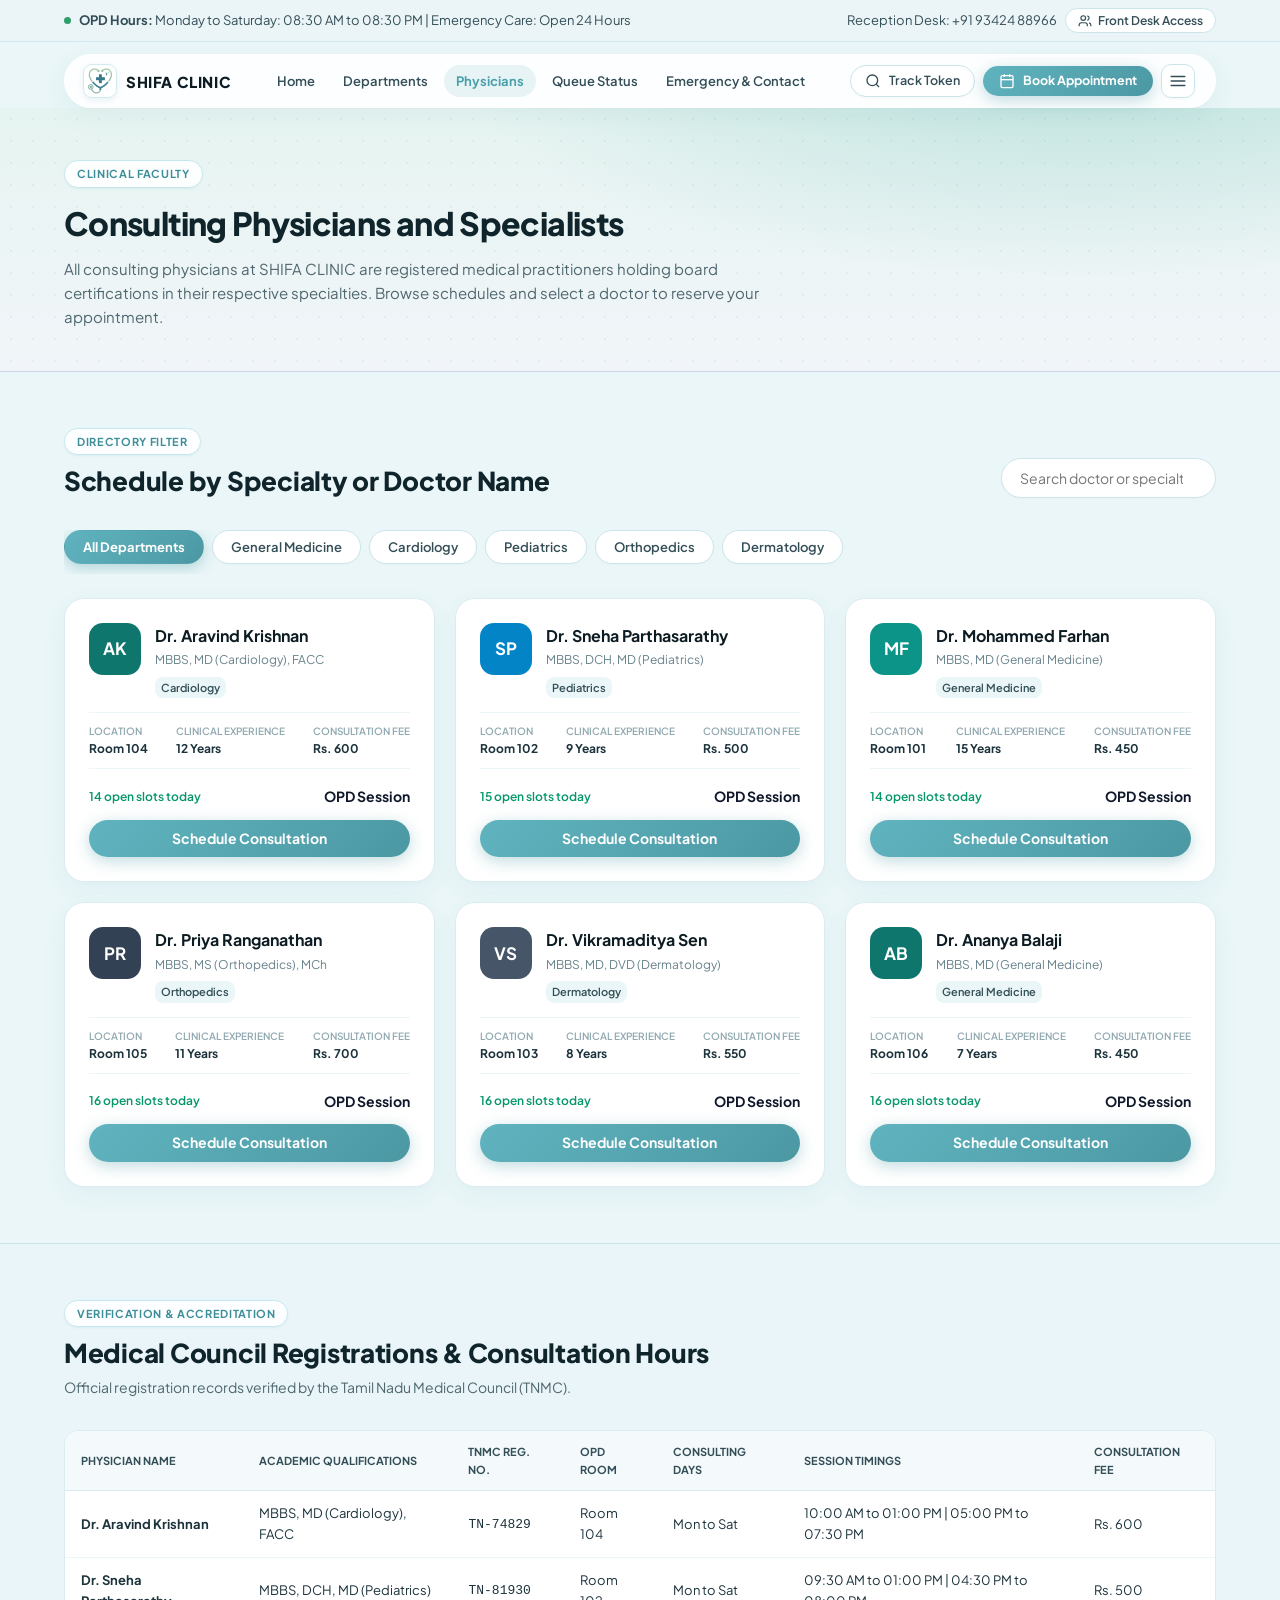
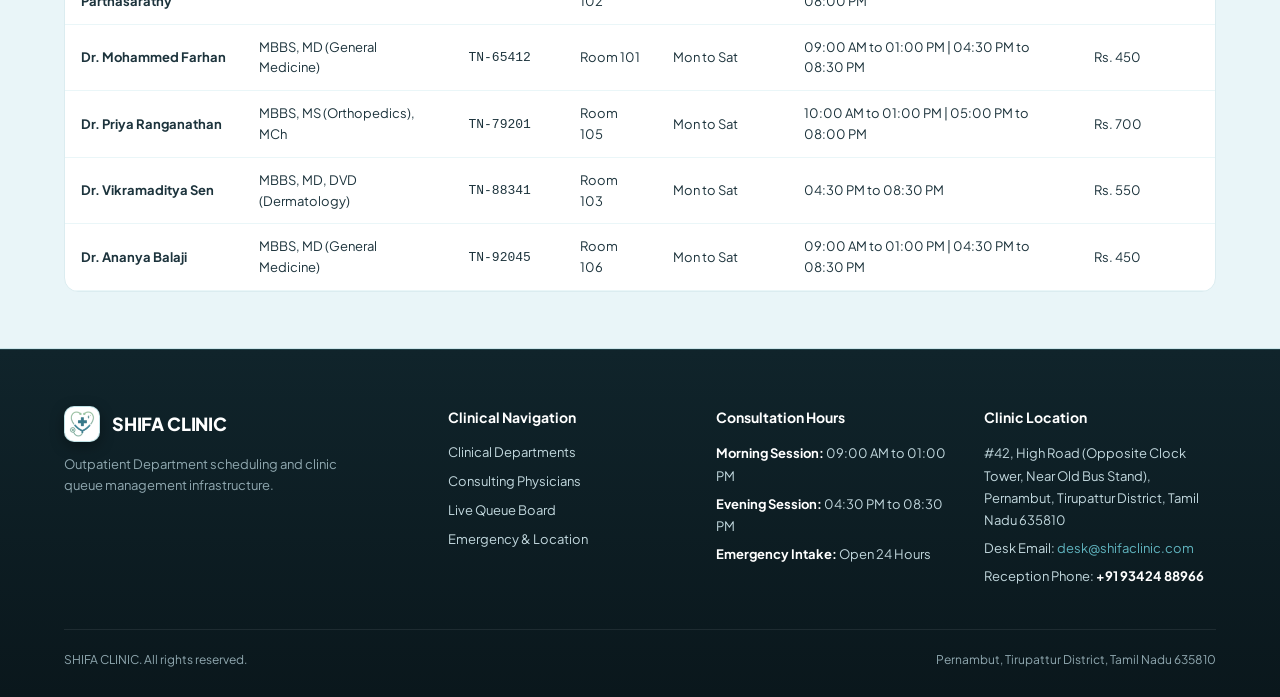
<file: app/doctors.html>
<!DOCTYPE html>
<html lang="en">
<head>
  <meta charset="UTF-8">
  <meta name="viewport" content="width=device-width, initial-scale=1.0">
  <title>Medical Faculty & Consulting Physicians: SHIFA CLINIC</title>
  <link rel="canonical" href="https://abusufiyan.netlify.app/doctors">
  <meta name="description" content="View verified medical faculty and consulting physicians at SHIFA CLINIC. Inspect qualifications, clinic timings, and book outpatient appointments.">
  <link rel="icon" type="image/png" sizes="32x32" href="favicon-32x32.png?v=3.2">
  <link rel="icon" type="image/png" sizes="192x192" href="assets/images/favicon-192.png?v=3.2">
  <link rel="icon" type="image/svg+xml" href="favicon.svg?v=3.2">
  <link rel="apple-touch-icon" sizes="180x180" href="apple-touch-icon.png?v=3.2">
  <link rel="shortcut icon" href="favicon.ico?v=3.2">
  <link rel="stylesheet" href="styles.css?v=3.2">
  <link rel="preconnect" href="https://fonts.googleapis.com">
  <link rel="preconnect" href="https://fonts.gstatic.com" crossorigin>
  <link href="https://fonts.googleapis.com/css2?family=Plus+Jakarta+Sans:wght@400;500;600;700;800&family=JetBrains+Mono:wght@500;600&display=swap" rel="stylesheet">
</head>
<body>

  <!-- Top Announcement Bar -->
  <aside class="announcement-bar" role="complementary">
    <div class="container announcement-inner">
      <div class="announcement-item">
        <span class="status-dot"></span>
        <span><strong>OPD Hours:</strong> Monday to Saturday: 08:30 AM to 08:30 PM | Emergency Care: Open 24 Hours</span>
      </div>
      <div class="announcement-item announcement-contact">
        <span>Reception Desk: <a href="tel:+919342488966" style="color:inherit;text-decoration:none;">+91 93424 88966</a></span>
        <button id="quickSwitchBtn" class="pill-btn pill-btn-ghost">
          <svg width="14" height="14" viewBox="0 0 24 24" fill="none" stroke="currentColor" stroke-width="2"><path d="M16 21v-2a4 4 0 0 0-4-4H6a4 4 0 0 0-4 4v2"/><circle cx="9" cy="7" r="4"/><path d="M22 21v-2a4 4 0 0 0-3-3.87"/><path d="M16 3.13a4 4 0 0 1 0 7.75"/></svg>
          <span id="quickSwitchText">Front Desk Access</span>
        </button>
      </div>
    </div>
  </aside>

  <!-- Main Navigation -->
  <header class="main-header" role="banner">
    <div class="container header-inner">
      <a href="index.html" class="brand-logo" aria-label="SHIFA CLINIC Home">
        <div class="logo-mark">
          <img src="assets/images/shifa-logo-emblem.png?v=3.2" alt="SHIFA CLINIC" class="logo-img">
        </div>
        <div class="brand-text">
          <span class="brand-title">SHIFA CLINIC</span>
        </div>
      </a>

      <nav class="nav-links" aria-label="Main Navigation">
        <a href="index.html" class="nav-link">Home</a>
        <a href="departments.html" class="nav-link">Departments</a>
        <a href="doctors.html" class="nav-link active">Physicians</a>
        <a href="queue.html" class="nav-link">Queue Status</a>
        <a href="contact.html" class="nav-link">Emergency & Contact</a>
      </nav>

      <div class="header-actions">
        <button class="btn btn-secondary" id="trackTokenNavBtn" onclick="handleTrackTokenClick()">
          <svg width="16" height="16" viewBox="0 0 24 24" fill="none" stroke="currentColor" stroke-width="2"><circle cx="11" cy="11" r="8"/><path d="m21 21-4.3-4.3"/></svg>
          Track Token
        </button>
        <button class="btn btn-primary" id="bookGeneralBtn" onclick="openBookingModal()">
          <svg width="16" height="16" viewBox="0 0 24 24" fill="none" stroke="currentColor" stroke-width="2"><rect x="3" y="4" width="18" height="18" rx="2" ry="2"/><line x1="16" y1="2" x2="16" y2="6"/><line x1="8" y1="2" x2="8" y2="6"/><line x1="3" y1="10" x2="21" y2="10"/></svg>
          Book Appointment
        </button>
        <button class="icon-menu-btn" id="menuSettingsBtn" onclick="openSettingsModal()" aria-label="Open directory navigation and staff controls" title="Menu & Directory Navigation">
          <svg width="18" height="18" viewBox="0 0 24 24" fill="none" stroke="currentColor" stroke-width="2.2" stroke-linecap="round"><line x1="3" y1="6" x2="21" y2="6"/><line x1="3" y1="12" x2="21" y2="12"/><line x1="3" y1="18" x2="21" y2="18"/></svg>
        </button>
      </div>
    </div>
  </header>

  <!-- Main Content -->
  <main class="page-main" role="main">

    <!-- Page Intro Banner -->
    <section class="page-intro-banner">
      <div class="container">
        <span class="section-tag">Clinical Faculty</span>
        <h1 class="page-title">Consulting Physicians and Specialists</h1>
        <p class="page-subtitle">
          All consulting physicians at SHIFA CLINIC are registered medical practitioners holding board certifications in their respective specialties. Browse schedules and select a doctor to reserve your appointment.
        </p>
      </div>
    </section>

    <!-- Doctors Filter & Directory -->
    <section class="section-container">
      <div class="container">
        <div class="section-header">
          <div class="header-left">
            <span class="section-tag">Directory Filter</span>
            <h2 class="section-title">Schedule by Specialty or Doctor Name</h2>
          </div>
          <div class="filter-search-wrap">
            <input type="search" id="doctorSearch" placeholder="Search doctor or specialty..." class="search-input">
          </div>
        </div>

        <!-- Specialty Filter Tabs -->
        <div class="specialty-pills" id="specialtyFilterGroup" role="tablist">
          <button class="filter-pill active" data-specialty="all">All Departments</button>
          <button class="filter-pill" data-specialty="General Medicine">General Medicine</button>
          <button class="filter-pill" data-specialty="Cardiology">Cardiology</button>
          <button class="filter-pill" data-specialty="Pediatrics">Pediatrics</button>
          <button class="filter-pill" data-specialty="Orthopedics">Orthopedics</button>
          <button class="filter-pill" data-specialty="Dermatology">Dermatology</button>
        </div>

        <!-- Doctors Grid (Rendered dynamically by app.js) -->
        <div class="doctors-grid" id="doctorsContainer"></div>
      </div>
    </section>

    <!-- Medical Council Registrations & Schedule Table -->
    <section class="section-container bg-subtle">
      <div class="container">
        <div class="section-header">
          <div>
            <span class="section-tag">Verification & Accreditation</span>
            <h2 class="section-title">Medical Council Registrations & Consultation Hours</h2>
            <p class="section-description">
              Official registration records verified by the Tamil Nadu Medical Council (TNMC).
            </p>
          </div>
        </div>

        <div class="table-responsive">
          <table class="admin-table">
            <thead>
              <tr>
                <th>Physician Name</th>
                <th>Academic Qualifications</th>
                <th>TNMC Reg. No.</th>
                <th>OPD Room</th>
                <th>Consulting Days</th>
                <th>Session Timings</th>
                <th>Consultation Fee</th>
              </tr>
            </thead>
            <tbody>
              <tr>
                <td><strong>Dr. Aravind Krishnan</strong></td>
                <td>MBBS, MD (Cardiology), FACC</td>
                <td><span style="font-family: monospace;">TN-74829</span></td>
                <td>Room 104</td>
                <td>Mon to Sat</td>
                <td>10:00 AM to 01:00 PM | 05:00 PM to 07:30 PM</td>
                <td>Rs. 600</td>
              </tr>
              <tr>
                <td><strong>Dr. Sneha Parthasarathy</strong></td>
                <td>MBBS, DCH, MD (Pediatrics)</td>
                <td><span style="font-family: monospace;">TN-81930</span></td>
                <td>Room 102</td>
                <td>Mon to Sat</td>
                <td>09:30 AM to 01:00 PM | 04:30 PM to 08:00 PM</td>
                <td>Rs. 500</td>
              </tr>
              <tr>
                <td><strong>Dr. Mohammed Farhan</strong></td>
                <td>MBBS, MD (General Medicine)</td>
                <td><span style="font-family: monospace;">TN-65412</span></td>
                <td>Room 101</td>
                <td>Mon to Sat</td>
                <td>09:00 AM to 01:00 PM | 04:30 PM to 08:30 PM</td>
                <td>Rs. 450</td>
              </tr>
              <tr>
                <td><strong>Dr. Priya Ranganathan</strong></td>
                <td>MBBS, MS (Orthopedics), MCh</td>
                <td><span style="font-family: monospace;">TN-79201</span></td>
                <td>Room 105</td>
                <td>Mon to Sat</td>
                <td>10:00 AM to 01:00 PM | 05:00 PM to 08:00 PM</td>
                <td>Rs. 700</td>
              </tr>
              <tr>
                <td><strong>Dr. Vikramaditya Sen</strong></td>
                <td>MBBS, MD, DVD (Dermatology)</td>
                <td><span style="font-family: monospace;">TN-88341</span></td>
                <td>Room 103</td>
                <td>Mon to Sat</td>
                <td>04:30 PM to 08:30 PM</td>
                <td>Rs. 550</td>
              </tr>
              <tr>
                <td><strong>Dr. Ananya Balaji</strong></td>
                <td>MBBS, MD (General Medicine)</td>
                <td><span style="font-family: monospace;">TN-92045</span></td>
                <td>Room 106</td>
                <td>Mon to Sat</td>
                <td>09:00 AM to 01:00 PM | 04:30 PM to 08:30 PM</td>
                <td>Rs. 450</td>
              </tr>
            </tbody>
          </table>
        </div>
      </div>
    </section>

  </main>

  <!-- BOOKING DIALOG -->
  <dialog id="bookingDialog" class="modal-dialog" closedby="any">
    <div class="modal-content">
      <div class="modal-header">
        <div>
          <span class="modal-badge">Appointment Booking</span>
          <h3 id="modalDoctorName">Book Appointment</h3>
          <p id="modalDoctorMeta" class="modal-subtext">Select an open slot and enter patient details</p>
        </div>
        <button type="button" class="close-btn" onclick="closeBookingModal()" aria-label="Close dialog">
          <svg width="20" height="20" viewBox="0 0 24 24" fill="none" stroke="currentColor" stroke-width="2"><line x1="18" y1="6" x2="6" y2="18"/><line x1="6" y1="6" x2="18" y2="18"/></svg>
        </button>
      </div>

      <div class="modal-body">
        <div id="bookingStep1" class="booking-step active">
          <div class="form-group">
            <label class="form-label" for="bookingDateInput">Consultation Date:</label>
            <input type="date" id="bookingDateInput" class="select-input" required>
          </div>
          <div class="form-group">
            <label class="form-label">Available Slots for <span id="selectedDateDisplay" class="text-primary font-bold">Today</span>:</label>
            <div class="session-block">
              <span class="session-title">Morning Session (09:00 AM to 01:00 PM)</span>
              <div class="slots-container" id="morningSlotsContainer"></div>
            </div>
            <div class="session-block">
              <span class="session-title">Evening Session (04:30 PM to 08:30 PM)</span>
              <div class="slots-container" id="eveningSlotsContainer"></div>
            </div>
          </div>
          <div class="modal-footer">
            <button type="button" class="btn btn-ghost" onclick="closeBookingModal()">Cancel</button>
            <button type="button" class="btn btn-primary" id="goToStep2Btn" disabled onclick="goToStep(2)">
              Continue to Details
            </button>
          </div>
        </div>

        <div id="bookingStep2" class="booking-step">
          <form id="patientIntakeForm" onsubmit="event.preventDefault(); submitAppointment();">
            <div class="booking-summary-strip">
              <div><span class="summary-label">Physician</span><strong id="summaryDocName">-</strong></div>
              <div><span class="summary-label">Slot</span><strong id="summarySlotTime">-</strong></div>
              <div><span class="summary-label">Fee</span><strong id="summaryFee" class="text-success">Rs. 500</strong></div>
            </div>
            <div class="form-grid-2">
              <div class="form-group">
                <label class="form-label" for="patientName">Patient Name *</label>
                <input type="text" id="patientName" class="form-control" required placeholder="Full Name">
              </div>
              <div class="form-group">
                <label class="form-label" for="patientPhone">Contact Number *</label>
                <input type="tel" id="patientPhone" class="form-control" pattern="[0-9]{10}" required placeholder="10-digit mobile number">
              </div>
            </div>
            <div class="form-group">
              <label class="form-label" for="patientEmail">Patient Email Address *</label>
              <input type="email" id="patientEmail" class="form-control" placeholder="patient@gmail.com (for digital OPD pass)" required>
            </div>
            <div class="form-grid-3">
              <div class="form-group">
                <label class="form-label" for="patientAge">Age *</label>
                <input type="number" id="patientAge" class="form-control" min="1" max="120" required>
              </div>
              <div class="form-group">
                <label class="form-label" for="patientGender">Gender *</label>
                <select id="patientGender" class="form-control" required>
                  <option value="">Select</option>
                  <option value="Male">Male</option>
                  <option value="Female">Female</option>
                  <option value="Other">Other</option>
                </select>
              </div>
              <div class="form-group">
                <label class="form-label" for="visitType">Visit Classification</label>
                <select id="visitType" class="form-control">
                  <option value="First Visit">First Consultation</option>
                  <option value="Follow-up">Follow-up Consultation</option>
                  <option value="Routine Checkup">Routine Medical Checkup</option>
                </select>
              </div>
            </div>
            <div class="form-group">
              <label class="form-label" for="patientSymptoms">Primary Symptoms</label>
              <textarea id="patientSymptoms" class="form-control" rows="2" placeholder="Brief reason for consultation..."></textarea>
            </div>
            <div class="modal-footer">
              <button type="button" class="btn btn-ghost" onclick="goToStep(1)">Back</button>
              <button type="submit" class="btn btn-primary" id="confirmBookingBtn">Confirm Appointment</button>
            </div>
          </form>
        </div>

        <div id="bookingStep3" class="booking-step">
          <div class="confirmation-success-card" id="printableTicket">
            <div class="success-icon-badge">
              <svg width="24" height="24" viewBox="0 0 24 24" fill="none" stroke="currentColor" stroke-width="2.5"><polyline points="20 6 9 17 4 12"/></svg>
            </div>
            <span class="success-caption">Appointment Confirmed</span>
            <h3 class="ticket-clinic-title">SHIFA CLINIC OPD Pass</h3>
            <div class="ticket-token-display">
              <span class="token-title">QUEUE TOKEN NUMBER</span>
              <span class="token-code" id="confirmedTokenCode">SHF-105</span>
            </div>
            <div class="ticket-details-grid">
              <div class="ticket-detail-item"><span class="detail-label">Patient:</span><span class="detail-value" id="ticketPatientName">-</span></div>
              <div class="ticket-detail-item"><span class="detail-label">Physician:</span><span class="detail-value" id="ticketDoctorName">-</span></div>
              <div class="ticket-detail-item"><span class="detail-label">Slot:</span><span class="detail-value" id="ticketScheduledTime">-</span></div>
              <div class="ticket-detail-item"><span class="detail-label">Room:</span><span class="detail-value" id="ticketRoom">-</span></div>
              <div class="ticket-detail-item"><span class="detail-label">Email:</span><span class="detail-value" id="ticketPatientEmail">-</span></div>
            </div>
            <div class="email-confirmation-strip" id="ticketEmailStrip">
              <div class="email-strip-header">
                <span class="status-dot"></span>
                <strong>Confirmation Email Dispatched</strong>
              </div>
              <p class="email-strip-sub">
                Digital consultation pass sent to <strong id="ticketEmailRecipient">-</strong>
              </p>
              <div class="email-strip-actions">
                <button type="button" class="btn btn-xs btn-outline" onclick="resendCurrentBookingEmail()">Resend Email</button>
                <a id="openMailtoLink" href="#" class="btn btn-xs btn-secondary" target="_blank" rel="noopener">Open Email</a>
                <a id="sendWhatsAppLink" href="#" class="btn btn-xs btn-success" target="_blank" rel="noopener">WhatsApp Slip</a>
              </div>
            </div>
            <div class="ticket-qr-container">
              <div class="qr-mock" id="ticketQrWrapper" title="Token verification code">
                <div class="qr-pattern"></div>
              </div>
              <p class="qr-helper-text">Scan with smartphone camera to track live waiting queue online</p>
            </div>
          </div>
          <div class="modal-footer print-hide">
            <button type="button" class="btn btn-outline" onclick="window.print()">Print Pass</button>
            <button type="button" class="btn btn-primary" onclick="closeBookingModal()">Done</button>
          </div>
        </div>
      </div>
    </div>
  </dialog>

  <!-- SETTINGS MODAL -->
  <dialog id="settingsDialog" class="modal-dialog settings-dialog" closedby="any">
    <div class="modal-content settings-modal-content">
      <div class="modal-header">
        <div>
          <span class="modal-badge">Console Management</span>
          <h3>Console & Staff Controls</h3>
          <p class="modal-subtext">Manage active console session and administrative actions</p>
        </div>
        <button type="button" class="close-btn" onclick="closeSettingsModal()" aria-label="Close dialog">
          <svg width="18" height="18" viewBox="0 0 24 24" fill="none" stroke="currentColor" stroke-width="2"><line x1="18" y1="6" x2="6" y2="18"/><line x1="6" y1="6" x2="18" y2="18"/></svg>
        </button>
      </div>
      <div class="modal-body settings-modal-body">
        <!-- Quick Directory Navigation -->
        <div class="mobile-nav-group">
          <div class="modal-section-title">Directory Navigation</div>
          <div class="mobile-nav-pill-grid">
            <a href="index.html" class="nav-dialog-item">
              <svg width="16" height="16" viewBox="0 0 24 24" fill="none" stroke="currentColor" stroke-width="2"><path d="m3 9 9-7 9 7v11a2 2 0 0 1-2 2H5a2 2 0 0 1-2-2z"/><polyline points="9 22 9 12 15 12 15 22"/></svg>
              <span>Home Portal</span>
            </a>
            <a href="departments.html" class="nav-dialog-item">
              <svg width="16" height="16" viewBox="0 0 24 24" fill="none" stroke="currentColor" stroke-width="2"><rect width="18" height="18" x="3" y="3" rx="2"/><path d="M3 9h18"/><path d="M9 21V9"/></svg>
              <span>Clinical Departments</span>
            </a>
            <a href="doctors.html" class="nav-dialog-item active">
              <svg width="16" height="16" viewBox="0 0 24 24" fill="none" stroke="currentColor" stroke-width="2"><path d="M16 21v-2a4 4 0 0 0-4-4H6a4 4 0 0 0-4 4v2"/><circle cx="9" cy="7" r="4"/><path d="M22 21v-2a4 4 0 0 0-3-3.87"/><path d="M16 3.13a4 4 0 0 1 0 7.75"/></svg>
              <span>Consulting Physicians</span>
            </a>
            <a href="queue.html" class="nav-dialog-item">
              <svg width="16" height="16" viewBox="0 0 24 24" fill="none" stroke="currentColor" stroke-width="2"><line x1="8" y1="6" x2="21" y2="6"/><line x1="8" y1="12" x2="21" y2="12"/><line x1="8" y1="18" x2="21" y2="18"/><line x1="3" y1="6" x2="3.01" y2="6"/><line x1="3" y1="12" x2="3.01" y2="12"/><line x1="3" y1="18" x2="3.01" y2="18"/></svg>
              <span>Live Queue Board</span>
            </a>
            <a href="contact.html" class="nav-dialog-item">
              <svg width="16" height="16" viewBox="0 0 24 24" fill="none" stroke="currentColor" stroke-width="2"><path d="M22 16.92v3a2 2 0 0 1-2.18 2 19.79 19.79 0 0 1-8.63-3.07 19.5 19.5 0 0 1-6-6 19.79 19.79 0 0 1-3.07-8.67A2 2 0 0 1 4.11 2h3a2 2 0 0 1 2 1.72 12.84 12.84 0 0 0 .7 2.81 2 2 0 0 1-.45 2.11L8.09 9.91a16 16 0 0 0 6 6l1.27-1.27a2 2 0 0 1 2.11-.45 12.84 12.84 0 0 0 2.81.7A2 2 0 0 1 22 16.92z"/></svg>
              <span>Emergency & Contact</span>
            </a>
          </div>
        </div>

        <div class="settings-role-box">
          <div class="role-box-info">
            <div class="role-icon-pill">
              <svg width="20" height="20" viewBox="0 0 24 24" fill="none" stroke="#4B98A3" stroke-width="2"><path d="M16 21v-2a4 4 0 0 0-4-4H6a4 4 0 0 0-4 4v2"/><circle cx="9" cy="7" r="4"/><path d="M22 21v-2a4 4 0 0 0-3-3.87"/><path d="M16 3.13a4 4 0 0 1 0 7.75"/></svg>
            </div>
            <div>
              <div class="role-label">RECEPTION MANAGEMENT</div>
              <div class="role-state">Front Desk Console</div>
            </div>
          </div>
          <a href="index.html#admin" class="btn btn-primary">
            Open Front Desk Portal
          </a>
        </div>
        <div class="settings-meta-footer">
          <div><span>Facility:</span> SHIFA CLINIC, High Road, Pernambut, Tirupattur District</div>
          <div><span>Desk Line:</span> <a href="tel:+919342488966" style="color:inherit;text-decoration:none;">+91 93424 88966</a> | <span>Status:</span> OPD Sessions Online</div>
        </div>
      </div>
      <div class="modal-footer">
        <button type="button" class="btn btn-secondary" onclick="closeSettingsModal()">Close</button>
      </div>
    </div>
  </dialog>

  <!-- Global Toast Notification Container -->
  <div id="toastContainer" class="toast-container" aria-live="polite"></div>

  <!-- Isolated High-Contrast Footer -->
  <footer class="main-footer" role="contentinfo">
    <div class="container footer-grid">
      <div class="footer-col brand-col">
        <div class="footer-brand-wrap">
          <div class="logo-mark">
            <img src="assets/images/shifa-logo-emblem.png?v=3.2" alt="SHIFA CLINIC" class="logo-img">
          </div>
          <span class="footer-brand-name">SHIFA CLINIC</span>
        </div>
        <p class="footer-desc">
          Outpatient Department scheduling and clinic queue management infrastructure.
        </p>
      </div>

      <div class="footer-col">
        <h4 class="footer-heading">Clinical Navigation</h4>
        <ul class="footer-list">
          <li><a href="departments.html">Clinical Departments</a></li>
          <li><a href="doctors.html">Consulting Physicians</a></li>
          <li><a href="queue.html">Live Queue Board</a></li>
          <li><a href="contact.html">Emergency & Location</a></li>
        </ul>
      </div>

      <div class="footer-col">
        <h4 class="footer-heading">Consultation Hours</h4>
        <p class="footer-text"><strong>Morning Session:</strong> 09:00 AM to 01:00 PM</p>
        <p class="footer-text"><strong>Evening Session:</strong> 04:30 PM to 08:30 PM</p>
        <p class="footer-text"><strong>Emergency Intake:</strong> Open 24 Hours</p>
      </div>

      <div class="footer-col">
        <h4 class="footer-heading">Clinic Location</h4>
        <p class="footer-text">#42, High Road (Opposite Clock Tower, Near Old Bus Stand), Pernambut, Tirupattur District, Tamil Nadu 635810</p>
        <p class="footer-text">Desk Email: <a href="mailto:desk@shifaclinic.com">desk@shifaclinic.com</a></p>
        <p class="footer-text">Reception Phone: <strong><a href="tel:+919342488966" style="color:inherit;text-decoration:none;">+91 93424 88966</a></strong></p>
      </div>
    </div>

    <div class="container">
      <div class="footer-bottom-bar">
        <span>SHIFA CLINIC. All rights reserved.</span>
        <span>Pernambut, Tirupattur District, Tamil Nadu 635810</span>
      </div>
    </div>
  </footer>

  <script src="app.js?v=3.2"></script>
</body>
</html>
</file>
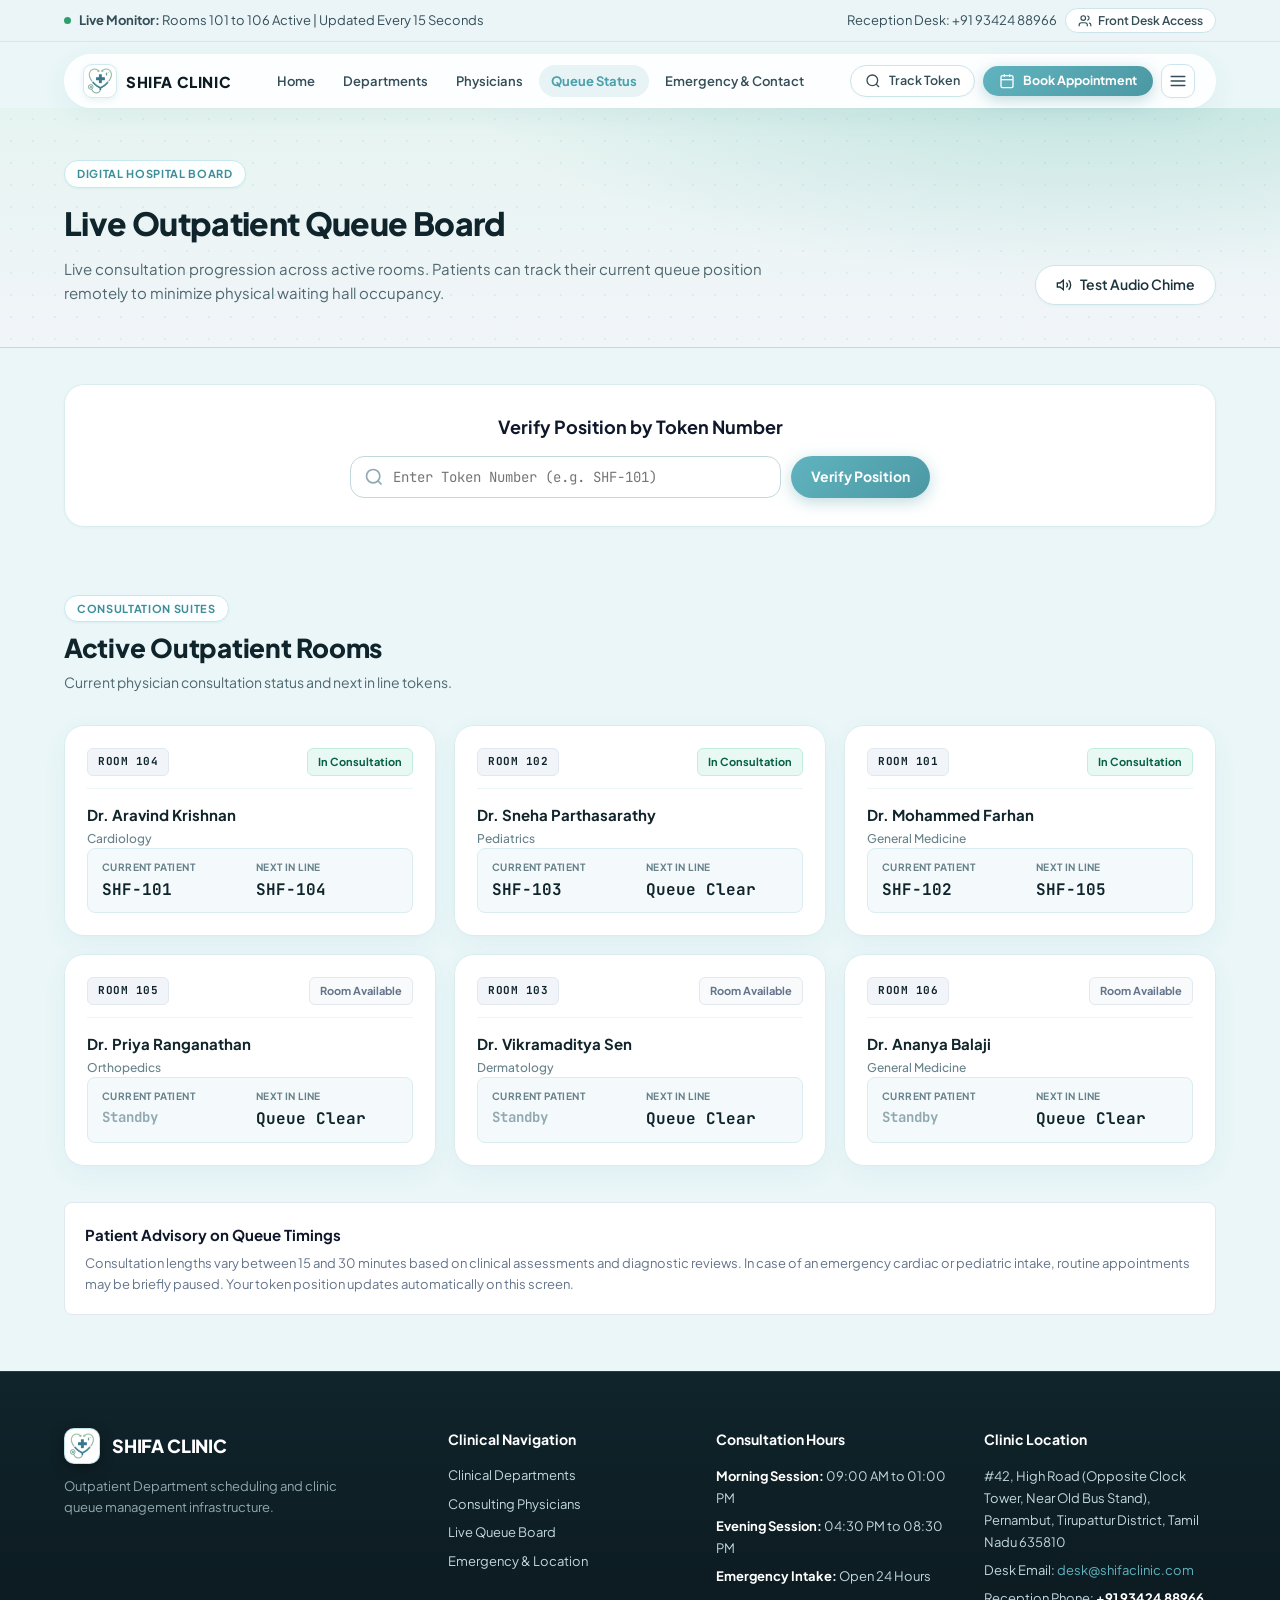
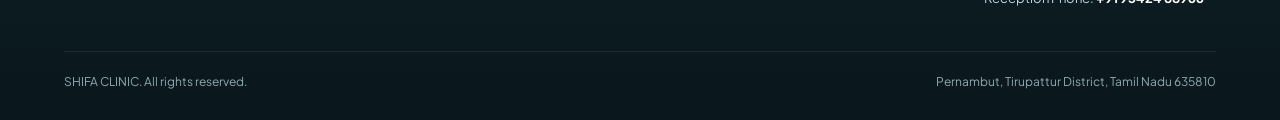
<file: app/queue.html>
<!DOCTYPE html>
<html lang="en">
<head>
  <meta charset="UTF-8">
  <meta name="viewport" content="width=device-width, initial-scale=1.0">
  <title>Live Consultation Queue: SHIFA CLINIC</title>
  <link rel="canonical" href="https://abusufiyan.netlify.app/queue">
  <meta name="description" content="Live OPD consultation queue and token tracking monitor for SHIFA CLINIC. Track real-time physician room status and queue wait times.">
  <link rel="icon" type="image/png" sizes="32x32" href="favicon-32x32.png?v=3.2">
  <link rel="icon" type="image/png" sizes="192x192" href="assets/images/favicon-192.png?v=3.2">
  <link rel="icon" type="image/svg+xml" href="favicon.svg?v=3.2">
  <link rel="apple-touch-icon" sizes="180x180" href="apple-touch-icon.png?v=3.2">
  <link rel="shortcut icon" href="favicon.ico?v=3.2">
  <link rel="stylesheet" href="styles.css?v=3.2">
  <link rel="preconnect" href="https://fonts.googleapis.com">
  <link rel="preconnect" href="https://fonts.gstatic.com" crossorigin>
  <link href="https://fonts.googleapis.com/css2?family=Plus+Jakarta+Sans:wght@400;500;600;700;800&family=JetBrains+Mono:wght@500;600&display=swap" rel="stylesheet">
</head>
<body>

  <!-- Top Announcement Bar -->
  <aside class="announcement-bar" role="complementary">
    <div class="container announcement-inner">
      <div class="announcement-item">
        <span class="status-dot"></span>
        <span><strong>Live Monitor:</strong> Rooms 101 to 106 Active | Updated Every 15 Seconds</span>
      </div>
      <div class="announcement-item announcement-contact">
        <span>Reception Desk: <a href="tel:+919342488966" style="color:inherit;text-decoration:none;">+91 93424 88966</a></span>
        <button id="quickSwitchBtn" class="pill-btn pill-btn-ghost">
          <svg width="14" height="14" viewBox="0 0 24 24" fill="none" stroke="currentColor" stroke-width="2"><path d="M16 21v-2a4 4 0 0 0-4-4H6a4 4 0 0 0-4 4v2"/><circle cx="9" cy="7" r="4"/><path d="M22 21v-2a4 4 0 0 0-3-3.87"/><path d="M16 3.13a4 4 0 0 1 0 7.75"/></svg>
          <span id="quickSwitchText">Front Desk Access</span>
        </button>
      </div>
    </div>
  </aside>

  <!-- Main Navigation -->
  <header class="main-header" role="banner">
    <div class="container header-inner">
      <a href="index.html" class="brand-logo" aria-label="SHIFA CLINIC Home">
        <div class="logo-mark">
          <img src="assets/images/shifa-logo-emblem.png?v=3.2" alt="SHIFA CLINIC" class="logo-img">
        </div>
        <div class="brand-text">
          <span class="brand-title">SHIFA CLINIC</span>
        </div>
      </a>

      <nav class="nav-links" aria-label="Main Navigation">
        <a href="index.html" class="nav-link">Home</a>
        <a href="departments.html" class="nav-link">Departments</a>
        <a href="doctors.html" class="nav-link">Physicians</a>
        <a href="queue.html" class="nav-link active">Queue Status</a>
        <a href="contact.html" class="nav-link">Emergency & Contact</a>
      </nav>

      <div class="header-actions">
        <button class="btn btn-secondary" id="trackTokenNavBtn" onclick="handleTrackTokenClick()">
          <svg width="16" height="16" viewBox="0 0 24 24" fill="none" stroke="currentColor" stroke-width="2"><circle cx="11" cy="11" r="8"/><path d="m21 21-4.3-4.3"/></svg>
          Track Token
        </button>
        <button class="btn btn-primary" id="bookGeneralBtn" onclick="openBookingModal()">
          <svg width="16" height="16" viewBox="0 0 24 24" fill="none" stroke="currentColor" stroke-width="2"><rect x="3" y="4" width="18" height="18" rx="2" ry="2"/><line x1="16" y1="2" x2="16" y2="6"/><line x1="8" y1="2" x2="8" y2="6"/><line x1="3" y1="10" x2="21" y2="10"/></svg>
          Book Appointment
        </button>
        <button class="icon-menu-btn" id="menuSettingsBtn" onclick="openSettingsModal()" aria-label="Open directory navigation and staff controls" title="Menu & Directory Navigation">
          <svg width="18" height="18" viewBox="0 0 24 24" fill="none" stroke="currentColor" stroke-width="2.2" stroke-linecap="round"><line x1="3" y1="6" x2="21" y2="6"/><line x1="3" y1="12" x2="21" y2="12"/><line x1="3" y1="18" x2="21" y2="18"/></svg>
        </button>
      </div>
    </div>
  </header>

  <!-- Main Content -->
  <main class="page-main" role="main">

    <!-- Page Header Banner -->
    <section class="page-intro-banner">
      <div class="container">
        <div style="display: flex; justify-content: space-between; align-items: flex-end; flex-wrap: wrap; gap: 20px;">
          <div>
            <span class="section-tag">Digital Hospital Board</span>
            <h1 class="page-title">Live Outpatient Queue Board</h1>
            <p class="page-subtitle">
              Live consultation progression across active rooms. Patients can track their current queue position remotely to minimize physical waiting hall occupancy.
            </p>
          </div>
          <div>
            <button type="button" class="btn btn-outline" id="playAudioChimeBtn" onclick="testAudioChime()">
              <svg width="16" height="16" viewBox="0 0 24 24" fill="none" stroke="currentColor" stroke-width="2"><polygon points="11 5 6 9 2 9 2 15 6 15 11 19 11 5"/><path d="M15.54 8.46a5 5 0 0 1 0 7.07"/><path d="M19.07 4.93a10 10 0 0 1 0 14.14"/></svg>
              Test Audio Chime
            </button>
          </div>
        </div>
      </div>
    </section>

    <!-- Token Lookup Box -->
    <section class="section-container" style="padding-top: 36px; padding-bottom: 24px;" id="live-queue">
      <div class="container">
        <div class="token-tracker-box">
          <h3 style="font-size: 18px; font-weight: 700; color: #0F172A; margin-bottom: 14px; text-align: center;">
            Verify Position by Token Number
          </h3>
          <form id="tokenLookupForm" class="token-search-form" onsubmit="event.preventDefault(); lookupTokenStatus();">
            <div class="input-with-icon">
              <svg width="20" height="20" viewBox="0 0 24 24" fill="none" stroke="currentColor" stroke-width="2"><circle cx="11" cy="11" r="8"/><path d="m21 21-4.3-4.3"/></svg>
              <input type="text" id="tokenSearchInput" placeholder="Enter Token Number (e.g. SHF-101)" required autocomplete="off">
            </div>
            <button type="submit" class="btn btn-primary">
              Verify Position
            </button>
          </form>

          <!-- Lookup Result Card -->
          <div id="tokenResultContainer" class="token-result-container hidden"></div>
        </div>
      </div>
    </section>

    <!-- Full 6-Room Hospital Live Grid -->
    <section class="section-container" style="padding-top: 12px;">
      <div class="container">
        <div class="section-header">
          <div>
            <span class="section-tag">Consultation Suites</span>
            <h2 class="section-title">Active Outpatient Rooms</h2>
            <p class="section-description">
              Current physician consultation status and next in line tokens.
            </p>
          </div>
        </div>

        <!-- Rendered by app.js into opdRoomsGrid -->
        <div class="opd-rooms-grid" id="opdRoomsGrid"></div>

        <!-- Queue Protocol Note Box -->
        <div style="margin-top: 36px; padding: 20px; background-color: #FFFFFF; border: 1px solid #E2E8F0; border-radius: 8px;">
          <h4 style="font-size: 15px; font-weight: 700; color: #0F172A; margin-bottom: 6px;">
            Patient Advisory on Queue Timings
          </h4>
          <p style="font-size: 13px; color: #64748B; line-height: 1.6;">
            Consultation lengths vary between 15 and 30 minutes based on clinical assessments and diagnostic reviews. In case of an emergency cardiac or pediatric intake, routine appointments may be briefly paused. Your token position updates automatically on this screen.
          </p>
        </div>
      </div>
    </section>

  </main>

  <!-- BOOKING DIALOG -->
  <dialog id="bookingDialog" class="modal-dialog" closedby="any">
    <div class="modal-content">
      <div class="modal-header">
        <div>
          <span class="modal-badge">Appointment Booking</span>
          <h3 id="modalDoctorName">Book Appointment</h3>
          <p id="modalDoctorMeta" class="modal-subtext">Select an open slot and enter patient details</p>
        </div>
        <button type="button" class="close-btn" onclick="closeBookingModal()" aria-label="Close dialog">
          <svg width="20" height="20" viewBox="0 0 24 24" fill="none" stroke="currentColor" stroke-width="2"><line x1="18" y1="6" x2="6" y2="18"/><line x1="6" y1="6" x2="18" y2="18"/></svg>
        </button>
      </div>

      <div class="modal-body">
        <div id="bookingStep1" class="booking-step active">
          <div class="form-group">
            <label class="form-label" for="bookingDateInput">Consultation Date:</label>
            <input type="date" id="bookingDateInput" class="select-input" required>
          </div>
          <div class="form-group">
            <label class="form-label">Available Slots for <span id="selectedDateDisplay" class="text-primary font-bold">Today</span>:</label>
            <div class="session-block">
              <span class="session-title">Morning Session (09:00 AM to 01:00 PM)</span>
              <div class="slots-container" id="morningSlotsContainer"></div>
            </div>
            <div class="session-block">
              <span class="session-title">Evening Session (04:30 PM to 08:30 PM)</span>
              <div class="slots-container" id="eveningSlotsContainer"></div>
            </div>
          </div>
          <div class="modal-footer">
            <button type="button" class="btn btn-ghost" onclick="closeBookingModal()">Cancel</button>
            <button type="button" class="btn btn-primary" id="goToStep2Btn" disabled onclick="goToStep(2)">
              Continue to Details
            </button>
          </div>
        </div>

        <div id="bookingStep2" class="booking-step">
          <form id="patientIntakeForm" onsubmit="event.preventDefault(); submitAppointment();">
            <div class="booking-summary-strip">
              <div><span class="summary-label">Physician</span><strong id="summaryDocName">-</strong></div>
              <div><span class="summary-label">Slot</span><strong id="summarySlotTime">-</strong></div>
              <div><span class="summary-label">Fee</span><strong id="summaryFee" class="text-success">Rs. 500</strong></div>
            </div>
            <div class="form-grid-2">
              <div class="form-group">
                <label class="form-label" for="patientName">Patient Name *</label>
                <input type="text" id="patientName" class="form-control" required placeholder="Full Name">
              </div>
              <div class="form-group">
                <label class="form-label" for="patientPhone">Contact Number *</label>
                <input type="tel" id="patientPhone" class="form-control" pattern="[0-9]{10}" required placeholder="10-digit mobile number">
              </div>
            </div>
            <div class="form-group">
              <label class="form-label" for="patientEmail">Patient Email Address *</label>
              <input type="email" id="patientEmail" class="form-control" placeholder="patient@gmail.com (for digital OPD pass)" required>
            </div>
            <div class="form-grid-3">
              <div class="form-group">
                <label class="form-label" for="patientAge">Age *</label>
                <input type="number" id="patientAge" class="form-control" min="1" max="120" required>
              </div>
              <div class="form-group">
                <label class="form-label" for="patientGender">Gender *</label>
                <select id="patientGender" class="form-control" required>
                  <option value="">Select</option>
                  <option value="Male">Male</option>
                  <option value="Female">Female</option>
                  <option value="Other">Other</option>
                </select>
              </div>
              <div class="form-group">
                <label class="form-label" for="visitType">Visit Classification</label>
                <select id="visitType" class="form-control">
                  <option value="First Visit">First Consultation</option>
                  <option value="Follow-up">Follow-up Consultation</option>
                  <option value="Routine Checkup">Routine Medical Checkup</option>
                </select>
              </div>
            </div>
            <div class="form-group">
              <label class="form-label" for="patientSymptoms">Primary Symptoms</label>
              <textarea id="patientSymptoms" class="form-control" rows="2" placeholder="Brief reason for consultation..."></textarea>
            </div>
            <div class="modal-footer">
              <button type="button" class="btn btn-ghost" onclick="goToStep(1)">Back</button>
              <button type="submit" class="btn btn-primary" id="confirmBookingBtn">Confirm Appointment</button>
            </div>
          </form>
        </div>

        <div id="bookingStep3" class="booking-step">
          <div class="confirmation-success-card" id="printableTicket">
            <div class="success-icon-badge">
              <svg width="24" height="24" viewBox="0 0 24 24" fill="none" stroke="currentColor" stroke-width="2.5"><polyline points="20 6 9 17 4 12"/></svg>
            </div>
            <span class="success-caption">Appointment Confirmed</span>
            <h3 class="ticket-clinic-title">SHIFA CLINIC OPD Pass</h3>
            <div class="ticket-token-display">
              <span class="token-title">QUEUE TOKEN NUMBER</span>
              <span class="token-code" id="confirmedTokenCode">SHF-105</span>
            </div>
            <div class="ticket-details-grid">
              <div class="ticket-detail-item"><span class="detail-label">Patient:</span><span class="detail-value" id="ticketPatientName">-</span></div>
              <div class="ticket-detail-item"><span class="detail-label">Physician:</span><span class="detail-value" id="ticketDoctorName">-</span></div>
              <div class="ticket-detail-item"><span class="detail-label">Slot:</span><span class="detail-value" id="ticketScheduledTime">-</span></div>
              <div class="ticket-detail-item"><span class="detail-label">Room:</span><span class="detail-value" id="ticketRoom">-</span></div>
              <div class="ticket-detail-item"><span class="detail-label">Email:</span><span class="detail-value" id="ticketPatientEmail">-</span></div>
            </div>
            <div class="email-confirmation-strip" id="ticketEmailStrip">
              <div class="email-strip-header">
                <span class="status-dot"></span>
                <strong>Confirmation Email Dispatched</strong>
              </div>
              <p class="email-strip-sub">
                Digital consultation pass sent to <strong id="ticketEmailRecipient">-</strong>
              </p>
              <div class="email-strip-actions">
                <button type="button" class="btn btn-xs btn-outline" onclick="resendCurrentBookingEmail()">Resend Email</button>
                <a id="openMailtoLink" href="#" class="btn btn-xs btn-secondary" target="_blank" rel="noopener">Open Email</a>
                <a id="sendWhatsAppLink" href="#" class="btn btn-xs btn-success" target="_blank" rel="noopener">WhatsApp Slip</a>
              </div>
            </div>
            <div class="ticket-qr-container">
              <div class="qr-mock" id="ticketQrWrapper" title="Token verification code">
                <div class="qr-pattern"></div>
              </div>
              <p class="qr-helper-text">Scan with smartphone camera to track live waiting queue online</p>
            </div>
          </div>
          <div class="modal-footer print-hide">
            <button type="button" class="btn btn-outline" onclick="window.print()">Print Pass</button>
            <button type="button" class="btn btn-primary" onclick="closeBookingModal()">Done</button>
          </div>
        </div>
      </div>
    </div>
  </dialog>

  <!-- SETTINGS MODAL -->
  <dialog id="settingsDialog" class="modal-dialog settings-dialog" closedby="any">
    <div class="modal-content settings-modal-content">
      <div class="modal-header">
        <div>
          <span class="modal-badge">Console Management</span>
          <h3>Console & Staff Controls</h3>
          <p class="modal-subtext">Manage active console session and administrative actions</p>
        </div>
        <button type="button" class="close-btn" onclick="closeSettingsModal()" aria-label="Close dialog">
          <svg width="18" height="18" viewBox="0 0 24 24" fill="none" stroke="currentColor" stroke-width="2"><line x1="18" y1="6" x2="6" y2="18"/><line x1="6" y1="6" x2="18" y2="18"/></svg>
        </button>
      </div>
      <div class="modal-body settings-modal-body">
        <!-- Quick Directory Navigation -->
        <div class="mobile-nav-group">
          <div class="modal-section-title">Directory Navigation</div>
          <div class="mobile-nav-pill-grid">
            <a href="index.html" class="nav-dialog-item">
              <svg width="16" height="16" viewBox="0 0 24 24" fill="none" stroke="currentColor" stroke-width="2"><path d="m3 9 9-7 9 7v11a2 2 0 0 1-2 2H5a2 2 0 0 1-2-2z"/><polyline points="9 22 9 12 15 12 15 22"/></svg>
              <span>Home Portal</span>
            </a>
            <a href="departments.html" class="nav-dialog-item">
              <svg width="16" height="16" viewBox="0 0 24 24" fill="none" stroke="currentColor" stroke-width="2"><rect width="18" height="18" x="3" y="3" rx="2"/><path d="M3 9h18"/><path d="M9 21V9"/></svg>
              <span>Clinical Departments</span>
            </a>
            <a href="doctors.html" class="nav-dialog-item">
              <svg width="16" height="16" viewBox="0 0 24 24" fill="none" stroke="currentColor" stroke-width="2"><path d="M16 21v-2a4 4 0 0 0-4-4H6a4 4 0 0 0-4 4v2"/><circle cx="9" cy="7" r="4"/><path d="M22 21v-2a4 4 0 0 0-3-3.87"/><path d="M16 3.13a4 4 0 0 1 0 7.75"/></svg>
              <span>Consulting Physicians</span>
            </a>
            <a href="queue.html" class="nav-dialog-item active">
              <svg width="16" height="16" viewBox="0 0 24 24" fill="none" stroke="currentColor" stroke-width="2"><line x1="8" y1="6" x2="21" y2="6"/><line x1="8" y1="12" x2="21" y2="12"/><line x1="8" y1="18" x2="21" y2="18"/><line x1="3" y1="6" x2="3.01" y2="6"/><line x1="3" y1="12" x2="3.01" y2="12"/><line x1="3" y1="18" x2="3.01" y2="18"/></svg>
              <span>Live Queue Board</span>
            </a>
            <a href="contact.html" class="nav-dialog-item">
              <svg width="16" height="16" viewBox="0 0 24 24" fill="none" stroke="currentColor" stroke-width="2"><path d="M22 16.92v3a2 2 0 0 1-2.18 2 19.79 19.79 0 0 1-8.63-3.07 19.5 19.5 0 0 1-6-6 19.79 19.79 0 0 1-3.07-8.67A2 2 0 0 1 4.11 2h3a2 2 0 0 1 2 1.72 12.84 12.84 0 0 0 .7 2.81 2 2 0 0 1-.45 2.11L8.09 9.91a16 16 0 0 0 6 6l1.27-1.27a2 2 0 0 1 2.11-.45 12.84 12.84 0 0 0 2.81.7A2 2 0 0 1 22 16.92z"/></svg>
              <span>Emergency & Contact</span>
            </a>
          </div>
        </div>

        <div class="settings-role-box">
          <div class="role-box-info">
            <div class="role-icon-pill">
              <svg width="20" height="20" viewBox="0 0 24 24" fill="none" stroke="#4B98A3" stroke-width="2"><path d="M16 21v-2a4 4 0 0 0-4-4H6a4 4 0 0 0-4 4v2"/><circle cx="9" cy="7" r="4"/><path d="M22 21v-2a4 4 0 0 0-3-3.87"/><path d="M16 3.13a4 4 0 0 1 0 7.75"/></svg>
            </div>
            <div>
              <div class="role-label">RECEPTION MANAGEMENT</div>
              <div class="role-state">Front Desk Console</div>
            </div>
          </div>
          <a href="index.html#admin" class="btn btn-primary">
            Open Front Desk Portal
          </a>
        </div>
        <div class="settings-meta-footer">
          <div><span>Facility:</span> SHIFA CLINIC, High Road, Pernambut, Tirupattur District</div>
          <div><span>Desk Line:</span> <a href="tel:+919342488966" style="color:inherit;text-decoration:none;">+91 93424 88966</a> | <span>Status:</span> OPD Sessions Online</div>
        </div>
      </div>
      <div class="modal-footer">
        <button type="button" class="btn btn-secondary" onclick="closeSettingsModal()">Close</button>
      </div>
    </div>
  </dialog>

  <!-- Global Toast Notification Container -->
  <div id="toastContainer" class="toast-container" aria-live="polite"></div>

  <!-- Isolated High-Contrast Footer -->
  <footer class="main-footer" role="contentinfo">
    <div class="container footer-grid">
      <div class="footer-col brand-col">
        <div class="footer-brand-wrap">
          <div class="logo-mark">
            <img src="assets/images/shifa-logo-emblem.png?v=3.2" alt="SHIFA CLINIC" class="logo-img">
          </div>
          <span class="footer-brand-name">SHIFA CLINIC</span>
        </div>
        <p class="footer-desc">
          Outpatient Department scheduling and clinic queue management infrastructure.
        </p>
      </div>

      <div class="footer-col">
        <h4 class="footer-heading">Clinical Navigation</h4>
        <ul class="footer-list">
          <li><a href="departments.html">Clinical Departments</a></li>
          <li><a href="doctors.html">Consulting Physicians</a></li>
          <li><a href="queue.html">Live Queue Board</a></li>
          <li><a href="contact.html">Emergency & Location</a></li>
        </ul>
      </div>

      <div class="footer-col">
        <h4 class="footer-heading">Consultation Hours</h4>
        <p class="footer-text"><strong>Morning Session:</strong> 09:00 AM to 01:00 PM</p>
        <p class="footer-text"><strong>Evening Session:</strong> 04:30 PM to 08:30 PM</p>
        <p class="footer-text"><strong>Emergency Intake:</strong> Open 24 Hours</p>
      </div>

      <div class="footer-col">
        <h4 class="footer-heading">Clinic Location</h4>
        <p class="footer-text">#42, High Road (Opposite Clock Tower, Near Old Bus Stand), Pernambut, Tirupattur District, Tamil Nadu 635810</p>
        <p class="footer-text">Desk Email: <a href="mailto:desk@shifaclinic.com">desk@shifaclinic.com</a></p>
        <p class="footer-text">Reception Phone: <strong><a href="tel:+919342488966" style="color:inherit;text-decoration:none;">+91 93424 88966</a></strong></p>
      </div>
    </div>

    <div class="container">
      <div class="footer-bottom-bar">
        <span>SHIFA CLINIC. All rights reserved.</span>
        <span>Pernambut, Tirupattur District, Tamil Nadu 635810</span>
      </div>
    </div>
  </footer>

  <script src="app.js?v=3.2"></script>
</body>
</html>
</file>
<file: app/styles.css>
/* -------------------------------------------------------------
   SHIFA CLINIC: Clinical Design System (CSS3)
   Professional medical interface with strict contrast and layout isolation
   ------------------------------------------------------------- */

:root {
  --primary: #4CA0AB;          /* Soft Healthcare Teal (Exact match from reference image) */
  --primary-hover: #3C8E99;
  --primary-dark: #2F7580;
  --primary-light: #EAF6F8;
  --primary-border: #C6E7ED;
  --primary-glow: rgba(76, 160, 171, 0.28);
  --teal-gradient: linear-gradient(135deg, #60B4BF 0%, #4B98A3 100%);
  --teal-gradient-hover: linear-gradient(135deg, #4EA4AE 0%, #3B8994 100%);

  --bg-page: #EAF6F8;          /* Light airy powder aqua background */
  --bg-page-subtle: #F0F8FA;
  --bg-surface: rgba(255, 255, 255, 0.85);
  --bg-surface-solid: #FFFFFF;
  --border-glass: rgba(255, 255, 255, 0.95);
  --border-card: rgba(206, 231, 236, 0.85);

  --navy-950: #0A171C;
  --navy-900: #10242B;
  --navy-800: #1A3742;
  --navy-700: #254A57;

  --slate-900: #0D1C22;        /* Darkest headline text */
  --slate-800: #1C333C;
  --slate-700: #334E57;        /* Navigation and labels */
  --slate-600: #4F676F;        /* Subtitles and descriptions */
  --slate-500: #67828A;        /* Captions and helpers */
  --slate-400: #90A8B0;
  --slate-300: #C2D8DE;
  --slate-200: #DBECF0;
  --slate-100: #EAF6F8;
  --slate-50:  #F4FAFC;

  --success: #15805D;
  --success-bg: #E8F8F3;
  --success-border: #C2EEDF;

  --warning: #B45309;
  --warning-bg: #FFF8E6;
  --warning-border: #FDE68A;

  --danger: #DC2626;
  --danger-bg: #FEF2F2;
  --danger-border: #FECACA;

  --border-light: #CCE5EA;
  --border-focus: #60B4BF;

  --shadow-sm: 0 1px 3px rgba(75, 152, 163, 0.05);
  --shadow-md: 0 4px 12px rgba(75, 152, 163, 0.08);
  --shadow-lg: 0 10px 28px rgba(75, 152, 163, 0.1);
  --shadow-card: 0 8px 26px -2px rgba(75, 152, 163, 0.07), 0 2px 6px rgba(0, 0, 0, 0.02);
  --shadow-card-hover: 0 18px 40px -4px rgba(75, 152, 163, 0.16), 0 4px 12px rgba(75, 152, 163, 0.12);
  --shadow-pill-btn: 0 4px 16px rgba(75, 152, 163, 0.35);

  --radius-sm: 8px;
  --radius-md: 14px;
  --radius-lg: 20px;
  --radius-xl: 26px;
  --radius-full: 9999px;

  --font-main: 'Plus Jakarta Sans', system-ui, -apple-system, sans-serif;
  --font-mono: 'JetBrains Mono', monospace;

  /* SILKY SMOOTH EASING SYSTEM */
  --ease-spring: cubic-bezier(0.16, 1, 0.3, 1);
  --ease-bounce: cubic-bezier(0.34, 1.56, 0.64, 1);
  --transition-fast: all 0.16s cubic-bezier(0.16, 1, 0.3, 1);
  --transition-normal: all 0.28s cubic-bezier(0.16, 1, 0.3, 1);
  --transition-smooth: all 0.4s cubic-bezier(0.16, 1, 0.3, 1);
  --transition: all 0.24s cubic-bezier(0.16, 1, 0.3, 1);
}

/* RESET & BASE */
*, *::before, *::after {
  box-sizing: border-box;
  margin: 0;
  padding: 0;
}

html, body {
  overflow-x: hidden;
  max-width: 100vw;
}

html {
  scroll-behavior: smooth;
}

body {
  font-family: var(--font-main);
  background-color: var(--bg-page);
  color: var(--slate-800);
  line-height: 1.6;
  font-size: 15px;
  -webkit-font-smoothing: antialiased;
}

a {
  color: inherit;
  text-decoration: none;
}

button, input, select, textarea {
  font-family: inherit;
  font-size: inherit;
}

/* CONTAINERS & UTILITY */
.container {
  width: 100%;
  max-width: 1200px;
  margin: 0 auto;
  padding: 0 24px;
}

.text-center { text-align: center; }
.text-left { text-align: left; }
.font-bold { font-weight: 700; }
.text-primary { color: var(--primary); }
.text-success { color: var(--success); }
.text-warning { color: var(--warning); }
.text-danger { color: var(--danger); }
.hidden { display: none !important; }

/* ANNOUNCEMENT STRIP */
.announcement-bar {
  background-color: rgba(235, 246, 248, 0.95);
  color: var(--slate-700);
  font-size: 13px;
  padding: 8px 0;
  border-bottom: 1px solid rgba(196, 230, 236, 0.7);
}

.announcement-inner {
  display: flex;
  justify-content: space-between;
  align-items: center;
  flex-wrap: wrap;
  gap: 12px;
}

.announcement-item {
  display: flex;
  align-items: center;
  gap: 8px;
}

.status-dot {
  width: 8px;
  height: 8px;
  background-color: var(--success);
  border-radius: 50%;
  display: inline-block;
}

.pill-btn {
  display: inline-flex;
  align-items: center;
  gap: 6px;
  padding: 4px 12px;
  border-radius: var(--radius-full);
  font-size: 12px;
  font-weight: 600;
  cursor: pointer;
  transition: var(--transition);
}

.pill-btn-ghost {
  background-color: #FFFFFF;
  color: var(--slate-700);
  border: 1.5px solid var(--border-light);
  border-radius: var(--radius-full);
}

.pill-btn-ghost:hover {
  background-color: var(--primary-light);
  color: var(--primary);
  border-color: var(--primary);
}

/* MAIN HEADER (FLOATING FROSTED GLASS PILL - HARMONIZED WITH HERO SECTION) */
.main-header {
  background: rgba(255, 255, 255, 0.88);
  backdrop-filter: blur(20px);
  -webkit-backdrop-filter: blur(20px);
  border: 1px solid rgba(255, 255, 255, 0.95);
  border-radius: var(--radius-full);
  margin: 12px auto 0;
  max-width: 1152px;
  width: calc(100% - 48px);
  box-shadow: 0 8px 24px rgba(75, 152, 163, 0.08), 0 1px 3px rgba(0, 0, 0, 0.02);
  position: relative; /* Naturally scrolls with page; not locked in place */
  z-index: 50;
  transition: var(--transition-normal);
}

.header-inner {
  height: 52px;
  padding: 0 18px 0 18px;
  display: flex;
  justify-content: space-between;
  align-items: center;
  gap: 12px;
}

.brand-logo {
  display: flex;
  align-items: center;
  gap: 9px;
  text-decoration: none;
  transition: var(--transition-fast);
  white-space: nowrap;
  flex-shrink: 0;
}

.brand-logo:hover .logo-mark {
  transform: scale(1.05);
  box-shadow: 0 4px 14px rgba(75, 152, 163, 0.25);
}

.logo-mark {
  width: 34px;
  height: 34px;
  background: #FFFFFF;
  border-radius: 9px;
  display: flex;
  align-items: center;
  justify-content: center;
  flex-shrink: 0;
  border: 1.5px solid #D1EBEF;
  box-shadow: 0 2px 6px rgba(75, 152, 163, 0.12);
  padding: 2px;
  overflow: hidden;
  transition: var(--transition);
}

.logo-mark .logo-img {
  width: 100%;
  height: 100%;
  object-fit: contain;
  display: block;
}

.brand-text {
  display: inline-flex;
  flex-direction: row;
  align-items: baseline;
  gap: 7px;
  white-space: nowrap;
}

.brand-title {
  font-size: 15px;
  font-weight: 800;
  letter-spacing: 0.04em;
  color: var(--slate-900);
  text-transform: uppercase;
  line-height: 1;
  white-space: nowrap;
}

.brand-subtitle {
  font-size: 10px;
  text-transform: uppercase;
  letter-spacing: 0.07em;
  font-weight: 700;
  color: var(--slate-500);
  white-space: nowrap;
}

.nav-links {
  display: flex;
  align-items: center;
  gap: 4px;
}

.nav-link {
  position: relative;
  font-weight: 600;
  color: var(--slate-700);
  font-size: 13px;
  padding: 6px 12px;
  border-radius: var(--radius-full);
  transition: var(--transition-fast);
  text-decoration: none;
  white-space: nowrap;
}

.nav-link::after {
  display: none;
}

.nav-link:hover {
  color: var(--primary);
  background-color: rgba(76, 160, 171, 0.08);
}

.nav-link.active {
  color: var(--primary);
  font-weight: 700;
  background-color: rgba(76, 160, 171, 0.12);
}

.header-actions {
  display: flex;
  align-items: center;
  gap: 8px;
  flex-shrink: 0;
}

.header-actions .btn-secondary {
  background-color: #FFFFFF;
  color: var(--slate-700);
  border: 1.5px solid var(--border-light);
  border-radius: var(--radius-full);
  padding: 7px 14px;
  font-size: 12.5px;
  font-weight: 600;
  box-shadow: 0 1px 3px rgba(0, 0, 0, 0.03);
}

.header-actions .btn-secondary:hover {
  background-color: var(--primary-light);
  border-color: var(--primary);
  color: var(--primary);
  transform: translateY(-1px);
  box-shadow: 0 4px 12px rgba(75, 152, 163, 0.15);
}

.header-actions .btn-primary {
  background: var(--teal-gradient);
  color: #FFFFFF;
  border: none;
  border-radius: var(--radius-full);
  padding: 7px 16px;
  font-size: 12.5px;
  font-weight: 700;
  box-shadow: var(--shadow-pill-btn);
}

.header-actions .btn-primary:hover {
  background: var(--teal-gradient-hover);
  box-shadow: 0 6px 20px rgba(75, 152, 163, 0.45);
  transform: translateY(-2px);
}

/* 3 HORIZONTAL LINES MENU BUTTON */
.icon-menu-btn {
  width: 34px;
  height: 34px;
  display: inline-flex;
  align-items: center;
  justify-content: center;
  background-color: #FFFFFF;
  border: 1.5px solid var(--border-light);
  border-radius: 10px;
  color: var(--slate-700);
  cursor: pointer;
  transition: var(--transition-fast);
  box-shadow: 0 1px 3px rgba(0, 0, 0, 0.03);
  flex-shrink: 0;
  padding: 0;
  margin-right: 2px;
}

.icon-menu-btn svg {
  display: block;
  stroke: var(--slate-700);
  transition: stroke 0.16s ease;
}

.icon-menu-btn:hover svg {
  stroke: var(--primary);
}

.icon-menu-btn:hover {
  background-color: var(--primary-light);
  color: var(--primary);
  border-color: var(--primary);
  transform: scale(1.05);
  box-shadow: 0 4px 12px rgba(75, 152, 163, 0.2);
}

.icon-menu-btn:active {
  transform: scale(0.96);
}

/* BUTTON SYSTEM */
.btn {
  display: inline-flex;
  align-items: center;
  justify-content: center;
  gap: 8px;
  font-weight: 600;
  font-size: 14px;
  padding: 10px 20px;
  border-radius: var(--radius-full);
  border: 1px solid transparent;
  cursor: pointer;
  transition: all 0.22s cubic-bezier(0.16, 1, 0.3, 1);
  text-decoration: none;
  line-height: 1.25;
}

.btn:active {
  transform: translateY(1px) scale(0.98);
}

.btn-primary {
  background: var(--teal-gradient);
  color: #FFFFFF;
  box-shadow: var(--shadow-pill-btn);
  border: none;
  font-weight: 700;
}

.btn-primary:hover {
  background: var(--teal-gradient-hover);
  box-shadow: 0 6px 20px rgba(75, 152, 163, 0.45);
  transform: translateY(-2px);
}

.btn-secondary {
  background-color: #FFFFFF;
  color: var(--slate-800);
  border: 1.5px solid var(--border-light);
  border-radius: var(--radius-full);
  box-shadow: 0 1px 3px rgba(0, 0, 0, 0.03);
}

.btn-secondary:hover {
  background-color: var(--primary-light);
  border-color: var(--primary);
  color: var(--primary);
  transform: translateY(-2px);
  box-shadow: 0 4px 12px rgba(75, 152, 163, 0.12);
}

.btn-outline {
  background-color: #FFFFFF;
  border: 1.5px solid var(--border-light);
  color: var(--slate-800);
  border-radius: var(--radius-full);
  box-shadow: 0 1px 3px rgba(0, 0, 0, 0.03);
}

.btn-outline:hover {
  background-color: var(--primary-light);
  border-color: var(--primary);
  color: var(--primary);
  transform: translateY(-2px);
  box-shadow: 0 4px 12px rgba(75, 152, 163, 0.15);
}

.btn-ghost {
  background: transparent;
  color: var(--slate-600);
  border-radius: var(--radius-full);
}

.btn-ghost:hover {
  background: rgba(76, 160, 171, 0.08);
  color: var(--primary);
}

.btn-lg {
  padding: 12px 26px;
  font-size: 15px;
  font-weight: 700;
  border-radius: var(--radius-full);
}

.btn-block {
  width: 100%;
}

.btn:disabled {
  opacity: 0.5;
  cursor: not-allowed;
}

/* HERO SECTION - PIXEL-PERFECT REPRODUCTION OF HERO BANNER ASSET & MOCKUP */
.hero-section {
  position: relative;
  padding: 14px 0 40px;
  background: 
    radial-gradient(1000px 450px at 50% -60px, rgba(96, 180, 191, 0.22), transparent 75%),
    linear-gradient(180deg, #EFF7F9 0%, #E3F1F4 100%);
  border-bottom: 1px solid rgba(196, 230, 236, 0.85);
}

.hero-banner-card {
  position: relative;
  border-radius: 28px;
  overflow: hidden;
  background-color: #E2EDF5;
  background-image: 
    linear-gradient(90deg, #EFF7F8 0%, rgba(239, 247, 248, 0.98) 46%, rgba(239, 247, 248, 0.5) 60%, transparent 74%),
    url('assets/images/hero-clean-banner.png?v=2.9');
  background-repeat: no-repeat;
  background-position: right center;
  background-size: cover;
  border: 1.5px solid rgba(255, 255, 255, 0.95);
  box-shadow: 0 20px 50px rgba(60, 140, 147, 0.15), 0 4px 16px rgba(0, 0, 0, 0.03);
  padding: 44px 52px;
  min-height: 470px;
  display: flex;
  align-items: center;
}

.hero-content {
  position: relative;
  z-index: 3;
  width: 100%;
  max-width: 535px;
}

/* BRAND BADGE (TOP LEFT OF BANNER) */
.hero-brand-badge {
  display: inline-flex;
  align-items: center;
  gap: 12px;
  margin-bottom: 14px;
}

.hero-brand-icon {
  width: 42px;
  height: 42px;
  background: #FFFFFF;
  border-radius: 12px;
  display: flex;
  align-items: center;
  justify-content: center;
  box-shadow: 0 2px 8px rgba(30, 95, 103, 0.14);
  flex-shrink: 0;
  padding: 4px;
  border: 1.5px solid #BFDFE4;
}

.hero-brand-icon .hero-brand-img {
  width: 100%;
  height: 100%;
  object-fit: contain;
  display: block;
}

.hero-brand-titles {
  display: flex;
  flex-direction: column;
  justify-content: center;
}

.hero-brand-name {
  font-size: 16px;
  font-weight: 800;
  color: #0D1C22;
  letter-spacing: 0.04em;
  line-height: 1.1;
}

.hero-brand-sub {
  font-size: 9.5px;
  font-weight: 700;
  color: #5C7C84;
  letter-spacing: 0.08em;
  margin-top: 1px;
}

/* OUTPATIENT BADGE PILL */
.badge-pill {
  display: inline-flex;
  align-items: center;
  gap: 8px;
  padding: 5px 14px;
  background-color: #D6F0ED;
  color: #1E656D;
  border-radius: var(--radius-full);
  font-size: 11.5px;
  font-weight: 700;
  margin-bottom: 14px;
  letter-spacing: 0.02em;
  box-shadow: 0 1px 4px rgba(75, 152, 163, 0.08);
}

.status-dot {
  width: 7px;
  height: 7px;
  background-color: #2E9E6D;
  border-radius: 50%;
  display: inline-block;
}

/* HEADLINE & SUBTEXT */
.hero-heading {
  font-size: 44px;
  line-height: 1.14;
  font-weight: 800;
  letter-spacing: -0.025em;
  color: #0D2026;
  margin-bottom: 12px;
}

.hero-subtext {
  font-size: 15px;
  color: #3E5C64;
  line-height: 1.6;
  margin-bottom: 26px;
  max-width: 485px;
}

/* ACTION BUTTONS */
.hero-cta-group {
  display: flex;
  align-items: center;
  gap: 12px;
  margin-bottom: 28px;
  flex-wrap: wrap;
}

.btn-hero-schedule {
  background-color: #377E86;
  color: #FFFFFF !important;
  font-weight: 700;
  font-size: 13.5px;
  padding: 11px 24px;
  border-radius: var(--radius-full);
  border: none;
  display: inline-flex;
  align-items: center;
  gap: 8px;
  box-shadow: 0 4px 14px rgba(55, 126, 134, 0.35);
  transition: var(--transition-fast);
  cursor: pointer;
  text-decoration: none;
}

.btn-hero-schedule:hover {
  background-color: #2C6C74;
  transform: translateY(-2px);
  box-shadow: 0 6px 18px rgba(55, 126, 134, 0.45);
}

.btn-hero-tokens {
  background-color: rgba(232, 246, 246, 0.7);
  color: #1A565E !important;
  font-weight: 700;
  font-size: 13.5px;
  padding: 10px 22px;
  border-radius: var(--radius-full);
  border: 1.5px solid #5EAAB3;
  display: inline-flex;
  align-items: center;
  gap: 8px;
  transition: var(--transition-fast);
  cursor: pointer;
  text-decoration: none;
}

.btn-hero-tokens:hover {
  background-color: #FFFFFF;
  border-color: #377E86;
  color: #377E86 !important;
  transform: translateY(-2px);
  box-shadow: 0 4px 12px rgba(94, 170, 179, 0.25);
}

/* 3 INFO BLOCKS */
.hero-info-strip {
  display: flex;
  align-items: stretch;
  gap: 10px;
  flex-wrap: wrap;
}

.info-block {
  background: #FFFFFF;
  padding: 10px 14px;
  border-radius: 14px;
  border: 1px solid rgba(255, 255, 255, 0.9);
  display: flex;
  flex-direction: column;
  justify-content: center;
  box-shadow: 0 4px 14px rgba(75, 152, 163, 0.1), 0 1px 3px rgba(0, 0, 0, 0.03);
  transition: var(--transition-fast);
}

.info-block:hover {
  transform: translateY(-2px);
  box-shadow: 0 6px 18px rgba(75, 152, 163, 0.18);
  border-color: #5EAAB3;
}

.info-label {
  font-size: 9.5px;
  font-weight: 800;
  color: #739097;
  text-transform: uppercase;
  letter-spacing: 0.05em;
}

.info-value {
  font-size: 13px;
  font-weight: 800;
  color: #0D1C22;
  margin-top: 2px;
}

.info-value a {
  color: inherit;
  text-decoration: none;
}

/* MOBILE DOCTOR GRAPHIC */
.hero-mobile-doctor {
  display: none;
}

@media (max-width: 960px) {
  .hero-banner-card {
    flex-direction: column;
    padding: 32px 24px 0;
    background-image: none;
    background-color: #EFF7F8;
    background: linear-gradient(180deg, #EFF7F8 0%, #E2EDF5 100%);
    min-height: auto;
  }

  .hero-content {
    max-width: 100%;
    padding-bottom: 20px;
  }

  .hero-mobile-doctor {
    display: block;
    width: 100%;
    max-width: 440px;
    margin: 10px auto 0;
    text-align: center;
  }

  .hero-mobile-doc-img {
    width: 100%;
    height: auto;
    display: block;
    filter: drop-shadow(0 10px 24px rgba(60, 140, 147, 0.18));
  }
}

@media (max-width: 600px) {
  .hero-banner-card {
    border-radius: 20px;
    padding: 24px 18px 0;
  }

  .hero-heading {
    font-size: 30px;
  }

  .hero-subtext {
    font-size: 14px;
    margin-bottom: 20px;
  }

  .hero-cta-group {
    flex-direction: column;
    align-items: stretch;
    gap: 10px;
  }

  .btn-hero-schedule,
  .btn-hero-tokens {
    width: 100%;
    justify-content: center;
  }

  .hero-info-strip {
    flex-direction: column;
    gap: 8px;
  }

  .info-block {
    width: 100%;
  }
}

/* SECTION STRUCTURE */
.section-container {
  padding: 56px 0;
}

.bg-subtle {
  background-color: rgba(230, 244, 247, 0.45);
  border-top: 1px solid var(--border-light);
  border-bottom: 1px solid var(--border-light);
}

.section-header {
  margin-bottom: 32px;
  display: flex;
  justify-content: space-between;
  align-items: flex-end;
  flex-wrap: wrap;
  gap: 16px;
}

.section-tag {
  display: inline-flex;
  align-items: center;
  gap: 6px;
  font-size: 11px;
  text-transform: uppercase;
  letter-spacing: 0.06em;
  font-weight: 700;
  color: var(--primary-hover);
  background-color: rgba(255, 255, 255, 0.9);
  border: 1px solid var(--primary-border);
  padding: 4px 12px;
  border-radius: var(--radius-full);
  margin-bottom: 10px;
  box-shadow: 0 1px 2px rgba(13, 148, 136, 0.08);
}

.section-title {
  font-size: 26px;
  font-weight: 800;
  color: var(--navy-900);
  letter-spacing: -0.01em;
  line-height: 1.25;
}

.section-description {
  font-size: 14px;
  color: var(--slate-600);
  margin-top: 6px;
  max-width: 580px;
}

/* LIVE QUEUE MONITOR & SEARCH */
.token-tracker-box {
  background-color: #FFFFFF;
  border: 1px solid var(--slate-200);
  border-radius: var(--radius-lg);
  padding: 28px;
  box-shadow: var(--shadow-sm);
  margin-bottom: 32px;
}

.token-search-form {
  display: flex;
  gap: 10px;
  max-width: 580px;
  margin: 0 auto;
}

.input-with-icon {
  position: relative;
  flex: 1;
}

.input-with-icon svg {
  position: absolute;
  left: 14px;
  top: 50%;
  transform: translateY(-50%);
  color: var(--slate-400);
}

.input-with-icon input {
  width: 100%;
  padding: 11px 14px 11px 42px;
  border: 1px solid var(--slate-300);
  border-radius: var(--radius-md);
  font-size: 14px;
  font-family: var(--font-mono);
  background-color: #FFFFFF;
}

.input-with-icon input:focus {
  outline: none;
  border-color: var(--primary);
}

.token-result-container {
  margin-top: 20px;
  padding: 16px;
  border-radius: var(--radius-md);
  background-color: var(--slate-50);
  border: 1px solid var(--slate-200);
}

/* FORMAL CLINICAL OPD ROOM SUITE CARDS */
.opd-rooms-grid {
  display: grid;
  grid-template-columns: repeat(auto-fill, minmax(280px, 1fr));
  gap: 18px;
}

.opd-room-card {
  background-color: #FFFFFF;
  border: 1px solid var(--slate-200);
  border-radius: var(--radius-lg);
  padding: 22px;
  display: flex;
  flex-direction: column;
  justify-content: space-between;
  box-shadow: var(--shadow-card);
  transition: transform 0.28s cubic-bezier(0.16, 1, 0.3, 1), box-shadow 0.28s cubic-bezier(0.16, 1, 0.3, 1), border-color 0.28s ease;
}

.opd-room-card:hover {
  border-color: var(--primary);
  box-shadow: var(--shadow-card-hover);
  transform: translateY(-5px);
}

.room-card-head {
  display: flex;
  justify-content: space-between;
  align-items: center;
  padding-bottom: 12px;
  border-bottom: 1px solid var(--slate-100);
  margin-bottom: 14px;
}

.room-badge {
  font-family: var(--font-mono);
  font-size: 11px;
  font-weight: 700;
  letter-spacing: 0.05em;
  color: var(--navy-900);
  background-color: #F1F5F9;
  border: 1px solid #E2E8F0;
  padding: 4px 10px;
  border-radius: 6px;
}

.room-status-indicator {
  font-size: 11px;
  font-weight: 700;
  padding: 4px 10px;
  border-radius: 6px;
  display: inline-flex;
  align-items: center;
  gap: 6px;
}

.room-status-indicator.status-tag-active {
  background-color: var(--success-bg);
  border: 1px solid var(--success-border);
  color: #065F46;
}

.room-status-indicator.status-tag-standby {
  background-color: #F8FAFC;
  border: 1px solid #E2E8F0;
  color: #64748B;
}
  border: 1px solid var(--slate-200);
  color: var(--slate-600);
}

.room-physician-meta {
  margin-bottom: 14px;
}

.room-doc-name {
  font-size: 15px;
  font-weight: 700;
  color: var(--navy-900);
  margin-bottom: 2px;
}

.room-specialty {
  font-size: 12px;
  color: var(--slate-500);
  font-weight: 500;
}

.room-ledger-grid {
  display: grid;
  grid-template-columns: 1fr 1fr;
  gap: 12px;
  background-color: var(--slate-50);
  border: 1px solid var(--slate-200);
  border-radius: var(--radius-sm);
  padding: 10px 14px;
}

.room-ledger-col {
  display: flex;
  flex-direction: column;
}

.ledger-label {
  font-size: 10px;
  text-transform: uppercase;
  letter-spacing: 0.04em;
  color: var(--slate-500);
  font-weight: 700;
  margin-bottom: 2px;
}

.ledger-value {
  font-family: var(--font-mono);
  font-size: 16px;
  font-weight: 700;
  color: var(--navy-900);
}

.ledger-value.active {
  color: var(--navy-900);
}

.ledger-value.idle {
  color: var(--slate-400);
  font-size: 14px;
}

/* SPECIALTY FILTER PILLS */
.specialty-pills {
  display: flex;
  gap: 8px;
  overflow-x: auto;
  padding-bottom: 10px;
  margin-bottom: 24px;
}

.filter-pill {
  padding: 8px 18px;
  border-radius: var(--radius-full);
  background-color: #FFFFFF;
  border: 1.5px solid var(--border-light);
  font-size: 13px;
  font-weight: 600;
  color: var(--slate-700);
  cursor: pointer;
  white-space: nowrap;
  transition: var(--transition);
  box-shadow: 0 1px 3px rgba(0, 0, 0, 0.02);
}

.filter-pill:hover {
  background-color: var(--primary-light);
  color: var(--primary);
  border-color: var(--primary);
}

.filter-pill.active {
  background: var(--teal-gradient);
  color: white;
  border-color: transparent;
  box-shadow: 0 4px 14px rgba(75, 152, 163, 0.35);
  font-weight: 700;
}

.search-input {
  padding: 10px 18px;
  border: 1.5px solid var(--border-light);
  border-radius: var(--radius-full);
  font-size: 14px;
  background-color: #FFFFFF;
  color: var(--slate-900);
  outline: none;
  box-shadow: 0 1px 3px rgba(0, 0, 0, 0.02);
  transition: var(--transition-fast);
}

.search-input:focus {
  border-color: #60B4BF;
  box-shadow: 0 0 0 3px rgba(96, 180, 191, 0.25);
}

/* DOCTOR CARDS GRID */
.doctors-grid {
  display: grid;
  grid-template-columns: repeat(auto-fill, minmax(320px, 1fr));
  gap: 20px;
}

.doctor-card {
  background-color: #FFFFFF;
  border: 1px solid var(--slate-200);
  border-radius: var(--radius-lg);
  padding: 24px;
  box-shadow: var(--shadow-card);
  display: flex;
  flex-direction: column;
  justify-content: space-between;
  transition: transform 0.28s cubic-bezier(0.16, 1, 0.3, 1), box-shadow 0.28s cubic-bezier(0.16, 1, 0.3, 1), border-color 0.28s ease;
}

.doctor-card:hover {
  border-color: var(--primary);
  box-shadow: var(--shadow-card-hover);
  transform: translateY(-5px);
}

.doctor-top {
  display: flex;
  gap: 14px;
  margin-bottom: 14px;
}

.doc-avatar {
  width: 52px;
  height: 52px;
  border-radius: var(--radius-md);
  background-color: var(--navy-800);
  color: white;
  display: flex;
  align-items: center;
  justify-content: center;
  font-weight: 700;
  font-size: 17px;
  flex-shrink: 0;
  transition: transform 0.25s cubic-bezier(0.16, 1, 0.3, 1), background-color 0.25s ease, box-shadow 0.25s ease;
}

.doctor-card:hover .doc-avatar {
  transform: scale(1.08);
  background-color: var(--primary);
  box-shadow: 0 4px 14px var(--primary-glow);
}

.doc-details h3 {
  font-size: 16px;
  font-weight: 700;
  color: var(--slate-900);
  margin-bottom: 2px;
}

.doc-degree {
  font-size: 12px;
  color: var(--slate-500);
  margin-bottom: 4px;
}

.doc-dept-badge {
  display: inline-block;
  font-size: 11px;
  font-weight: 600;
  padding: 2px 6px;
  border-radius: var(--radius-sm);
  background-color: var(--slate-100);
  color: var(--slate-700);
}

.doctor-meta-row {
  display: flex;
  justify-content: space-between;
  padding: 10px 0;
  border-top: 1px solid var(--slate-100);
  border-bottom: 1px solid var(--slate-100);
  font-size: 12px;
  margin-bottom: 16px;
}

.doc-meta-item {
  display: flex;
  flex-direction: column;
}

.doc-meta-item .meta-label {
  color: var(--slate-400);
  font-size: 10px;
  font-weight: 600;
  text-transform: uppercase;
}

.doc-meta-item .meta-val {
  font-weight: 700;
  color: var(--slate-800);
}

/* CLINICAL GUIDELINES SECTION */
.features-trio-grid {
  display: grid;
  grid-template-columns: repeat(3, 1fr);
  gap: 20px;
}

.feature-item {
  background-color: #FFFFFF;
  border: 1px solid var(--slate-200);
  border-radius: var(--radius-lg);
  padding: 24px;
  box-shadow: var(--shadow-card);
  transition: transform 0.28s cubic-bezier(0.16, 1, 0.3, 1), box-shadow 0.28s cubic-bezier(0.16, 1, 0.3, 1), border-color 0.28s ease;
}

.feature-item:hover {
  transform: translateY(-5px);
  border-color: var(--primary);
  box-shadow: var(--shadow-card-hover);
}

.feature-header {
  display: flex;
  align-items: center;
  gap: 10px;
  margin-bottom: 10px;
}

.feature-item h4 {
  font-size: 15px;
  font-weight: 700;
  color: var(--navy-900);
}

.feature-item p {
  font-size: 13px;
  color: var(--slate-600);
  line-height: 1.6;
}

/* MODAL DIALOGS WITH SILKY SPRING PHYSICS */
.modal-dialog {
  border: none;
  background: transparent;
  padding: 20px;
  margin: auto;
  max-width: 600px;
  width: calc(100% - 40px);
}

.modal-dialog::backdrop {
  background: rgba(6, 17, 32, 0.72);
  backdrop-filter: blur(8px);
  -webkit-backdrop-filter: blur(8px);
  animation: backdropFadeIn 0.22s cubic-bezier(0.16, 1, 0.3, 1) forwards;
}

.modal-dialog[open] .modal-content {
  animation: modalSpringIn 0.32s cubic-bezier(0.16, 1, 0.3, 1) forwards;
}

@keyframes modalSpringIn {
  0% {
    opacity: 0;
    transform: scale(0.93) translateY(14px);
  }
  100% {
    opacity: 1;
    transform: scale(1) translateY(0);
  }
}

@keyframes backdropFadeIn {
  0% { opacity: 0; }
  100% { opacity: 1; }
}

.modal-content {
  background-color: #FFFFFF;
  border-radius: 18px;
  border: 1px solid rgba(226, 232, 240, 0.9);
  box-shadow: 0 30px 60px -12px rgba(6, 17, 32, 0.3);
  overflow: hidden;
  max-height: 90vh;
  display: flex;
  flex-direction: column;
}

.modal-header {
  padding: 20px 24px;
  border-bottom: 1px solid #F1F5F9;
  display: flex;
  justify-content: space-between;
  align-items: center;
  background-color: #FFFFFF;
}

.modal-badge {
  font-size: 11px;
  text-transform: uppercase;
  font-weight: 700;
  letter-spacing: 0.05em;
  color: var(--primary);
  display: block;
  margin-bottom: 2px;
}

.modal-header h3 {
  font-size: 18px;
  font-weight: 800;
  color: var(--navy-900);
}

.modal-subtext {
  font-size: 12px;
  color: var(--slate-500);
}

.close-btn {
  width: 32px;
  height: 32px;
  border-radius: 50%;
  background: #F1F5F9;
  border: 1px solid #E2E8F0;
  cursor: pointer;
  color: var(--slate-500);
  padding: 0;
  display: flex;
  align-items: center;
  justify-content: center;
  transition: all 0.15s ease;
  flex-shrink: 0;
}

.close-btn:hover {
  background-color: #E2E8F0;
  color: var(--slate-900);
  transform: rotate(90deg);
}

.modal-body {
  padding: 24px;
  overflow-y: auto;
}

.modal-footer {
  padding: 16px 24px;
  background-color: #F8FAFC;
  border-top: 1px solid #F1F5F9;
  display: flex;
  justify-content: flex-end;
  gap: 12px;
}

/* SETTINGS & STAFF MODAL CARDS */
.settings-dialog {
  max-width: 520px;
}

.settings-modal-content {
  border-radius: 16px;
  border: 1px solid rgba(226, 232, 240, 0.95);
  box-shadow: 0 25px 50px -12px rgba(6, 17, 32, 0.25);
  background-color: #FFFFFF;
}

.settings-role-box {
  background-color: #F8FAFC;
  border: 1px solid #E2E8F0;
  border-radius: 12px;
  padding: 16px 18px;
  display: flex;
  justify-content: space-between;
  align-items: center;
  gap: 16px;
  margin-bottom: 20px;
  flex-wrap: wrap;
}

.role-box-info {
  display: flex;
  align-items: center;
  gap: 12px;
}

.role-icon-pill {
  width: 40px;
  height: 40px;
  border-radius: 10px;
  background-color: #F0FDFA;
  border: 1px solid #CCFBF1;
  display: flex;
  align-items: center;
  justify-content: center;
  flex-shrink: 0;
}

.role-label {
  font-size: 10px;
  font-weight: 700;
  letter-spacing: 0.05em;
  color: #64748B;
  text-transform: uppercase;
}

.role-state {
  font-size: 15px;
  font-weight: 700;
  color: #061120;
}

.settings-tools-section {
  margin-bottom: 20px;
}

.tools-title {
  font-size: 11px;
  font-weight: 700;
  text-transform: uppercase;
  letter-spacing: 0.05em;
  color: #64748B;
  margin-bottom: 10px;
}

.tools-grid {
  display: flex;
  flex-direction: column;
  gap: 8px;
}

.tool-action-btn {
  display: flex;
  align-items: center;
  gap: 14px;
  padding: 12px 16px;
  background-color: #FFFFFF;
  border: 1px solid #E2E8F0;
  border-radius: 10px;
  cursor: pointer;
  text-align: left;
  transition: var(--transition);
  width: 100%;
}

.tool-action-btn:hover {
  background-color: #F8FAFC;
  border-color: #CBD5E1;
  transform: translateY(-1px);
}

.tool-action-btn .tool-name {
  display: block;
  font-size: 13px;
  font-weight: 700;
  color: #0F172A;
}

.tool-action-btn .tool-desc {
  display: block;
  font-size: 11px;
  color: #64748B;
  margin-top: 1px;
}

.settings-meta-footer {
  background-color: #F8FAFC;
  border: 1px solid #E2E8F0;
  border-radius: 10px;
  padding: 12px 14px;
  font-size: 11px;
  color: #64748B;
  line-height: 1.6;
}

.settings-meta-footer span {
  font-weight: 600;
  color: #334155;
}

/* BOOKING STEPS */
.booking-step {
  display: none;
}

.booking-step.active {
  display: block;
}

.form-group {
  margin-bottom: 16px;
}

.form-label {
  display: block;
  font-size: 12px;
  font-weight: 700;
  color: var(--slate-700);
  margin-bottom: 5px;
}

.form-control, .select-input {
  width: 100%;
  padding: 10px 14px;
  border: 1px solid #CBD5E1;
  border-radius: 9px;
  font-size: 14px;
  background-color: #FFFFFF;
  transition: all 0.15s ease;
}

.form-control:focus, .select-input:focus {
  outline: none;
  border-color: var(--primary);
  box-shadow: 0 0 0 3px rgba(13, 148, 136, 0.15);
}

.form-grid-2 {
  display: grid;
  grid-template-columns: 1fr 1fr;
  gap: 14px;
}

.form-grid-3 {
  display: grid;
  grid-template-columns: 1fr 1fr 1fr;
  gap: 10px;
}

/* SLOTS PICKER */
.session-block {
  margin-top: 14px;
}

.session-title {
  font-size: 11px;
  font-weight: 700;
  text-transform: uppercase;
  color: var(--slate-500);
  display: block;
  margin-bottom: 6px;
}

.slots-container {
  display: grid;
  grid-template-columns: repeat(auto-fill, minmax(85px, 1fr));
  gap: 8px;
}

.slot-btn {
  padding: 10px 8px;
  border-radius: var(--radius-sm);
  border: 1px solid #CBD5E1;
  background-color: #FFFFFF;
  font-size: 13px;
  font-weight: 600;
  cursor: pointer;
  text-align: center;
  transition: all 0.18s cubic-bezier(0.16, 1, 0.3, 1);
}

.slot-btn:hover:not(:disabled) {
  border-color: var(--primary);
  color: var(--primary);
  background-color: var(--primary-light);
  transform: translateY(-2px);
  box-shadow: 0 4px 10px rgba(13, 148, 136, 0.15);
}

.slot-btn.selected {
  background-color: var(--primary);
  color: white;
  border-color: var(--primary);
  box-shadow: 0 4px 12px rgba(13, 148, 136, 0.35);
  transform: translateY(-2px);
}

.slot-btn:disabled {
  background-color: var(--slate-100);
  color: var(--slate-400);
  border-color: var(--slate-200);
  cursor: not-allowed;
  text-decoration: line-through;
}

.slot-legend {
  display: flex;
  gap: 14px;
  font-size: 11px;
  color: var(--slate-500);
  margin-bottom: 8px;
}

.legend-item {
  display: flex;
  align-items: center;
  gap: 6px;
}

.legend-dot {
  width: 8px;
  height: 8px;
  border-radius: 2px;
}

.legend-dot.available { background-color: #FFFFFF; border: 1px solid var(--slate-400); }
.legend-dot.booked { background-color: var(--slate-200); }

.booking-summary-strip {
  display: flex;
  justify-content: space-between;
  background-color: var(--slate-50);
  border: 1px solid var(--slate-200);
  border-radius: var(--radius-md);
  padding: 10px 14px;
  margin-bottom: 16px;
  font-size: 13px;
}

.summary-label {
  display: block;
  font-size: 10px;
  color: var(--slate-500);
  text-transform: uppercase;
}

/* APPOINTMENT DIGITAL TICKET */
.confirmation-success-card {
  text-align: center;
  padding: 8px 0;
}

.success-icon-badge {
  width: 44px;
  height: 44px;
  background-color: var(--success);
  color: white;
  border-radius: 50%;
  display: flex;
  align-items: center;
  justify-content: center;
  margin: 0 auto 10px;
}

.success-caption {
  font-size: 11px;
  font-weight: 700;
  text-transform: uppercase;
  color: var(--success);
}

.ticket-clinic-title {
  font-size: 18px;
  font-weight: 800;
  color: var(--navy-900);
  margin-bottom: 14px;
}

.ticket-token-display {
  background-color: var(--navy-900);
  color: white;
  border-radius: var(--radius-md);
  padding: 16px;
  margin-bottom: 18px;
}

.token-title {
  font-size: 10px;
  letter-spacing: 0.05em;
  text-transform: uppercase;
  color: var(--slate-400);
  display: block;
}

.token-code {
  font-family: var(--font-mono);
  font-size: 28px;
  font-weight: 800;
  color: #38BDF8;
  display: block;
}

.token-sub {
  font-size: 11px;
  color: var(--slate-300);
}

.ticket-details-grid {
  display: grid;
  grid-template-columns: 1fr 1fr;
  gap: 10px;
  text-align: left;
  background-color: var(--slate-50);
  border: 1px solid var(--slate-200);
  border-radius: var(--radius-md);
  padding: 14px;
  margin-bottom: 16px;
  font-size: 12px;
}

.ticket-detail-item {
  display: flex;
  flex-direction: column;
}

.detail-label {
  color: var(--slate-500);
  font-size: 10px;
  font-weight: 600;
}

.detail-value {
  font-weight: 700;
  color: var(--slate-900);
}

.ticket-qr-container {
  display: flex;
  flex-direction: column;
  align-items: center;
  gap: 6px;
}

.qr-mock {
  width: 80px;
  height: 80px;
  background: repeating-linear-gradient(
    45deg,
    #0A192F,
    #0A192F 6px,
    #FFFFFF 6px,
    #FFFFFF 12px
  );
  border: 1px solid var(--navy-900);
  border-radius: var(--radius-sm);
}

.qr-helper-text {
  font-size: 11px;
  color: var(--slate-500);
}

/* FRONT DESK PORTAL */
.admin-container {
  padding: 32px 24px 50px;
}

.admin-topbar {
  display: flex;
  justify-content: space-between;
  align-items: flex-start;
  margin-bottom: 24px;
  flex-wrap: wrap;
  gap: 14px;
}

.admin-topbar h2 {
  font-size: 24px;
  font-weight: 800;
  color: var(--navy-900);
}

.admin-subtitle {
  color: var(--slate-600);
  font-size: 13px;
}

.operator-strip {
  display: flex;
  align-items: center;
  gap: 12px;
  margin-top: 8px;
  flex-wrap: wrap;
}

.operator-badge {
  display: inline-flex;
  align-items: center;
  gap: 6px;
  background-color: var(--primary-light);
  border: 1px solid var(--primary-border);
  color: var(--primary-hover);
  padding: 3px 10px;
  border-radius: var(--radius-full);
  font-size: 12px;
  font-weight: 700;
}

.desk-clock {
  font-family: var(--font-mono);
  font-size: 12px;
  color: var(--slate-500);
  font-weight: 600;
}

.btn-logout {
  background-color: #FFFFFF;
  border: 1px solid var(--slate-300);
  color: var(--danger);
  font-size: 12px;
  font-weight: 600;
  padding: 4px 10px;
  border-radius: var(--radius-sm);
  cursor: pointer;
  transition: var(--transition);
}

.btn-logout:hover {
  background-color: var(--danger-bg);
  border-color: var(--danger-border);
}

/* STAFF AUTHENTICATION MODAL */
.auth-dialog {
  max-width: 440px;
}

.auth-modal-content {
  border-radius: 18px;
  border: 1px solid rgba(226, 232, 240, 0.95);
  box-shadow: 0 30px 60px -12px rgba(6, 17, 32, 0.35);
  background-color: #FFFFFF;
  overflow: hidden;
}

.auth-modal-header {
  padding: 22px 24px;
  border-bottom: 1px solid #F1F5F9;
  background-color: #FFFFFF;
  display: flex;
  justify-content: space-between;
  align-items: flex-start;
}

.auth-header-main {
  display: flex;
  align-items: center;
  gap: 14px;
}

.auth-icon-circle {
  width: 44px;
  height: 44px;
  border-radius: 12px;
  background-color: #F0FDFA;
  border: 1px solid #CCFBF1;
  display: flex;
  align-items: center;
  justify-content: center;
  flex-shrink: 0;
}

.auth-modal-body {
  padding: 24px;
}

.input-icon-wrap {
  position: relative;
  display: flex;
  align-items: center;
}

.input-icon-wrap svg {
  position: absolute;
  left: 14px;
  color: #94A3B8;
  pointer-events: none;
}

.input-icon-wrap .form-control {
  padding-left: 42px;
  background-color: #F8FAFC;
  border: 1px solid #CBD5E1;
  border-radius: 10px;
  font-size: 14px;
  transition: all 0.15s ease;
}

.input-icon-wrap .form-control:focus {
  background-color: #FFFFFF;
  border-color: #60B4BF;
  box-shadow: 0 0 0 3px rgba(96, 180, 191, 0.25);
  outline: none;
}

.auth-modal-footer {
  display: flex;
  justify-content: flex-end;
  gap: 10px;
  margin-top: 24px;
  padding-top: 16px;
  border-top: 1px solid #F1F5F9;
}

.auth-submit-btn {
  display: inline-flex;
  align-items: center;
  gap: 8px;
  padding: 10px 18px;
  font-size: 13px;
  font-weight: 700;
}

.auth-error-banner {
  background-color: #FEF2F2;
  border: 1px solid #FECACA;
  color: #991B1B;
  padding: 10px 14px;
  border-radius: 8px;
  font-size: 13px;
  font-weight: 600;
  margin-bottom: 18px;
  line-height: 1.5;
}

.admin-topbar-actions {
  display: flex;
  gap: 10px;
}

.kpi-grid {
  display: grid;
  grid-template-columns: repeat(4, 1fr);
  gap: 14px;
  margin-bottom: 24px;
}

.kpi-card {
  background-color: #FFFFFF;
  border: 1px solid var(--slate-200);
  border-radius: var(--radius-lg);
  padding: 20px 22px;
  display: flex;
  flex-direction: column;
  box-shadow: var(--shadow-card);
  transition: transform 0.25s cubic-bezier(0.16, 1, 0.3, 1), box-shadow 0.25s cubic-bezier(0.16, 1, 0.3, 1), border-color 0.25s ease;
}

.kpi-card:hover {
  border-color: var(--primary);
  transform: translateY(-3px);
  box-shadow: var(--shadow-card-hover);
}

.kpi-title {
  font-size: 11px;
  font-weight: 700;
  color: var(--slate-500);
  text-transform: uppercase;
}

.kpi-number {
  font-size: 28px;
  font-weight: 800;
  color: var(--navy-900);
  font-family: var(--font-mono);
  margin: 2px 0;
}

.kpi-delta {
  font-size: 11px;
  font-weight: 600;
  color: var(--slate-500);
}

.admin-filter-bar {
  background-color: #FFFFFF;
  border: 1px solid var(--slate-200);
  border-radius: var(--radius-md);
  padding: 14px 18px;
  margin-bottom: 16px;
  display: flex;
  gap: 16px;
  flex-wrap: wrap;
  align-items: center;
}

.filter-group {
  display: flex;
  align-items: center;
  gap: 8px;
  font-size: 13px;
  font-weight: 600;
}

.filter-group.search-flex {
  flex: 1;
  min-width: 240px;
}

.table-responsive {
  background-color: #FFFFFF;
  border: 1px solid var(--slate-200);
  border-radius: var(--radius-md);
  overflow-x: auto;
}

.admin-table {
  width: 100%;
  border-collapse: collapse;
  font-size: 13px;
  text-align: left;
}

.admin-table th {
  background-color: var(--slate-50);
  padding: 12px 16px;
  font-weight: 700;
  color: var(--slate-700);
  font-size: 11px;
  text-transform: uppercase;
  border-bottom: 1px solid var(--slate-200);
}

.admin-table td {
  padding: 12px 16px;
  border-bottom: 1px solid var(--slate-100);
  vertical-align: middle;
}

.admin-table tr:hover {
  background-color: #F8FAFC;
}

.status-badge {
  display: inline-block;
  padding: 3px 8px;
  border-radius: var(--radius-sm);
  font-size: 11px;
  font-weight: 700;
}

.status-badge.Booked { background-color: #FEF3C7; color: #92400E; }
.status-badge.Arrived { background-color: #E0F2FE; color: #0369A1; }
.status-badge.InProgress { background-color: #CCFBF1; color: #0F766E; }
.status-badge.Completed { background-color: #DCFCE7; color: #15803D; }
.status-badge.Cancelled { background-color: #FEE2E2; color: #B91C1C; }

.action-btn-group {
  display: flex;
  gap: 6px;
}

.action-btn {
  padding: 5px 8px;
  font-size: 11px;
  font-weight: 600;
  border-radius: var(--radius-sm);
  border: 1px solid var(--slate-300);
  background-color: #FFFFFF;
  cursor: pointer;
}

.action-btn:hover {
  background-color: var(--slate-100);
}

.action-btn.call-btn {
  background-color: var(--primary-light);
  color: var(--primary-hover);
  border-color: var(--primary-border);
}

.action-btn.call-btn:hover {
  background-color: var(--primary);
  color: white;
}

/* TOAST SYSTEM WITH SILKY SPRING ENTRANCE */
.toast-container {
  position: fixed;
  bottom: 24px;
  right: 24px;
  z-index: 999;
  display: flex;
  flex-direction: column;
  gap: 10px;
  pointer-events: none;
}

.toast {
  pointer-events: auto;
  background-color: #061120;
  color: white;
  padding: 13px 18px;
  border-radius: var(--radius-md);
  box-shadow: 0 16px 32px rgba(0, 0, 0, 0.3);
  font-size: 13px;
  font-weight: 600;
  display: flex;
  align-items: center;
  gap: 10px;
  border: 1px solid rgba(20, 184, 166, 0.3);
  border-left: 4px solid var(--primary);
  max-width: 380px;
  animation: toastSpringIn 0.35s cubic-bezier(0.16, 1, 0.3, 1) forwards;
}

@keyframes toastSpringIn {
  0% {
    opacity: 0;
    transform: translateX(40px) scale(0.92);
  }
  100% {
    opacity: 1;
    transform: translateX(0) scale(1);
  }
}

/* FOOTER (HIGH-CONTRAST ISOLATED DESIGN) */
.main-footer {
  background: linear-gradient(180deg, #10242B 0%, #0A171C 100%);
  color: var(--slate-300);
  padding: 56px 0 28px;
  font-size: 13px;
  border-top: 1px solid rgba(96, 180, 191, 0.25);
  clear: both;
}

.footer-grid {
  display: grid;
  grid-template-columns: 1.5fr 1fr 1fr 1fr;
  gap: 36px;
  align-items: start;
}

.footer-brand-wrap {
  display: flex;
  align-items: center;
  gap: 12px;
  margin-bottom: 12px;
}

.footer-brand-wrap .logo-mark {
  width: 36px;
  height: 36px;
  background: #FFFFFF;
  border-radius: 10px;
  display: flex;
  align-items: center;
  justify-content: center;
  flex-shrink: 0;
  border: 1.5px solid rgba(96, 180, 191, 0.4);
  box-shadow: 0 4px 14px rgba(0, 0, 0, 0.35);
  padding: 3px;
  overflow: hidden;
}

.footer-brand-wrap .logo-mark .logo-img {
  width: 100%;
  height: 100%;
  object-fit: contain;
  display: block;
}

.footer-brand-name {
  font-size: 18px;
  font-weight: 800;
  color: #FFFFFF;
  letter-spacing: -0.01em;
}

.footer-desc {
  color: var(--slate-400);
  line-height: 1.6;
  font-size: 13px;
  max-width: 280px;
}

.footer-heading {
  color: #FFFFFF;
  font-size: 14px;
  font-weight: 700;
  margin-bottom: 14px;
}

.footer-list {
  list-style: none;
}

.footer-list li {
  margin-bottom: 8px;
}

.footer-list a {
  color: var(--slate-300);
  transition: var(--transition);
}

.footer-list a:hover {
  color: #60B4BF;
}

.footer-text {
  color: var(--slate-300);
  line-height: 1.7;
  margin-bottom: 6px;
  font-size: 13px;
}

.footer-text strong {
  color: #FFFFFF;
}

.footer-text a {
  color: #60B4BF;
}

.footer-text a:hover {
  text-decoration: underline;
}

.footer-bottom-bar {
  border-top: 1px solid rgba(255, 255, 255, 0.08);
  margin-top: 36px;
  padding-top: 20px;
  display: flex;
  justify-content: space-between;
  align-items: center;
  flex-wrap: wrap;
  gap: 12px;
  color: var(--slate-400);
  font-size: 12px;
}

/* VIEW TOGGLING */
.hidden-view {
  display: none !important;
}

/* MULTI-PAGE PAGE BANNERS & LAYOUTS */
.page-main {
  min-height: calc(100vh - 280px);
}

.page-intro-banner {
  position: relative;
  overflow: hidden;
  background: 
    radial-gradient(900px 300px at 85% -40px, rgba(13, 148, 136, 0.18), transparent 70%),
    linear-gradient(180deg, #E6F4F1 0%, #F1F5F9 100%);
  border-bottom: 1px solid #CBD5E1;
  padding: 52px 0 42px;
}

.page-intro-banner::before {
  content: "";
  position: absolute;
  inset: 0;
  background-image: radial-gradient(rgba(13, 148, 136, 0.14) 1.2px, transparent 1.2px);
  background-size: 22px 22px;
  opacity: 0.55;
  pointer-events: none;
}

.page-intro-banner .container {
  position: relative;
  z-index: 2;
}

.page-title {
  font-size: 32px;
  font-weight: 800;
  color: var(--navy-900);
  letter-spacing: -0.02em;
  margin-bottom: 8px;
}

.page-subtitle {
  font-size: 15px;
  color: var(--slate-600);
  max-width: 720px;
  line-height: 1.6;
}

/* DEPARTMENT DETAILED GRID */
.dept-detailed-grid {
  display: grid;
  grid-template-columns: repeat(auto-fill, minmax(340px, 1fr));
  gap: 24px;
}

.dept-card {
  background-color: #FFFFFF;
  border: 1px solid var(--slate-200);
  border-radius: var(--radius-lg);
  padding: 26px;
  display: flex;
  flex-direction: column;
  justify-content: space-between;
  box-shadow: var(--shadow-card);
  transition: transform 0.28s cubic-bezier(0.16, 1, 0.3, 1), box-shadow 0.28s cubic-bezier(0.16, 1, 0.3, 1), border-color 0.28s ease;
}

.dept-card:hover {
  border-color: var(--primary);
  box-shadow: var(--shadow-card-hover);
  transform: translateY(-5px);
}

.dept-card-header {
  display: flex;
  align-items: flex-start;
  gap: 14px;
  margin-bottom: 16px;
}

.dept-icon-box {
  width: 46px;
  height: 46px;
  background-color: var(--primary-light);
  border-radius: var(--radius-md);
  display: flex;
  align-items: center;
  justify-content: center;
  flex-shrink: 0;
  transition: transform 0.25s cubic-bezier(0.16, 1, 0.3, 1), background-color 0.25s ease, box-shadow 0.25s ease;
}

.dept-card:hover .dept-icon-box {
  transform: scale(1.1);
  background-color: var(--primary);
  color: #FFFFFF;
  box-shadow: 0 4px 14px var(--primary-glow);
}

.dept-room-badge {
  font-size: 11px;
  font-weight: 700;
  color: var(--slate-600);
  background-color: var(--slate-100);
  padding: 2px 6px;
  border-radius: var(--radius-sm);
  display: inline-block;
  margin-bottom: 4px;
}

.dept-name {
  font-size: 18px;
  font-weight: 800;
  color: var(--navy-900);
  line-height: 1.3;
}

.dept-lead {
  font-size: 13px;
  color: var(--slate-600);
  margin-bottom: 14px;
  font-weight: 500;
}

.dept-spec-list {
  display: flex;
  flex-direction: column;
  gap: 10px;
  background-color: var(--slate-50);
  border: 1px solid var(--slate-200);
  border-radius: var(--radius-md);
  padding: 14px;
  margin-bottom: 20px;
  font-size: 12px;
  color: var(--slate-700);
  line-height: 1.5;
}

.dept-spec-item strong {
  color: var(--navy-900);
}

.dept-actions {
  display: flex;
  justify-content: space-between;
  align-items: center;
  flex-wrap: wrap;
  gap: 10px;
}

.dept-timings {
  font-size: 11px;
  font-weight: 600;
  color: var(--slate-500);
}

/* RESPONSIVE BREAKPOINTS (MOBILE & TABLET OPTIMIZED) */
@media (max-width: 992px) {
  .hero-grid {
    grid-template-columns: 1fr;
    gap: 28px;
  }
  .features-trio-grid {
    grid-template-columns: 1fr;
    gap: 16px;
  }
  .footer-grid {
    grid-template-columns: 1fr 1fr;
    gap: 28px;
  }
  .kpi-grid {
    grid-template-columns: 1fr 1fr;
    gap: 14px;
  }
  .doctors-grid {
    grid-template-columns: 1fr 1fr;
    gap: 18px;
  }
}

@media (max-width: 768px) {
  .announcement-bar {
    padding: 6px 0;
    font-size: 11px;
  }
  .announcement-inner {
    justify-content: center;
    text-align: center;
    gap: 6px;
  }
  .announcement-contact {
    display: none;
  }
  .main-header {
    width: calc(100% - 32px);
    margin: 8px auto 0;
  }
  .header-inner {
    height: 48px;
    padding: 0 14px;
    display: flex;
    justify-content: space-between;
    align-items: center;
    gap: 8px;
  }
  .nav-links {
    display: none;
  }
  .brand-logo {
    gap: 8px;
  }
  .logo-mark {
    width: 28px;
    height: 28px;
    border-radius: 8px;
  }
  .logo-mark svg {
    width: 17px;
    height: 17px;
  }
  .brand-title {
    font-size: 14px;
    letter-spacing: 0.02em;
    white-space: nowrap;
  }
  .brand-subtitle {
    display: none;
  }
  .header-actions {
    display: flex;
    align-items: center;
    gap: 6px;
  }
  .header-actions .btn-secondary {
    display: none;
  }
  .header-actions .btn-primary {
    padding: 6px 12px;
    font-size: 11.5px;
    height: 34px;
    border-radius: var(--radius-full);
  }
  .icon-menu-btn {
    width: 32px;
    height: 32px;
    border-radius: var(--radius-sm);
    margin-right: 2px;
  }
  .hero-section {
    padding: 28px 0 36px;
  }
  .hero-heading {
    font-size: clamp(24px, 6vw, 32px);
    line-height: 1.2;
    margin-bottom: 12px;
  }
  .hero-lead {
    font-size: 14px;
    margin-bottom: 18px;
  }
  .hero-actions {
    flex-direction: column;
    width: 100%;
    gap: 10px;
  }
  .hero-actions .btn {
    width: 100%;
    justify-content: center;
    min-height: 46px;
  }
  .quick-info-strip {
    grid-template-columns: 1fr;
    gap: 8px;
    margin-top: 20px;
  }
  .interactive-preview-card {
    margin-top: 20px;
    padding: 16px;
  }
  .doctors-grid, .dept-grid, .opd-rooms-grid {
    grid-template-columns: 1fr !important;
    gap: 16px;
  }
  .doctor-card {
    padding: 16px;
  }
  .token-tracker-box {
    padding: 20px 16px;
  }
  .token-search-form {
    flex-direction: column;
    gap: 10px;
    width: 100%;
  }
  .token-input-wrapper {
    width: 100%;
  }
  .token-search-form .btn {
    width: 100%;
    justify-content: center;
    height: 48px;
  }
  .section-container {
    padding: 38px 0;
  }
  .section-title {
    font-size: 24px;
  }
  .section-subtitle {
    font-size: 13px;
  }
  .filter-group {
    overflow-x: auto;
    white-space: nowrap;
    padding-bottom: 8px;
    -webkit-overflow-scrolling: touch;
    display: flex;
    flex-wrap: nowrap;
  }
  .filter-pill {
    flex-shrink: 0;
    padding: 6px 14px;
    font-size: 12px;
  }
  .page-intro-banner {
    padding: 28px 0 32px;
  }
  .page-title {
    font-size: 26px;
  }
  .page-lead {
    font-size: 14px;
  }
}

@media (max-width: 640px) {
  .modal-dialog {
    width: calc(100vw - 20px) !important;
    max-width: 100% !important;
    margin: 8px auto !important;
    max-height: 94vh !important;
    border-radius: 14px !important;
  }
  .modal-content {
    padding: 18px 14px !important;
    max-height: 90vh !important;
    overflow-y: auto !important;
  }
  .modal-header h3 {
    font-size: 18px;
  }
  .slots-container {
    display: grid;
    grid-template-columns: repeat(auto-fill, minmax(68px, 1fr)) !important;
    gap: 6px !important;
  }
  .slot-btn {
    padding: 8px 4px !important;
    font-size: 11px !important;
    min-height: 40px !important;
  }
  .booking-summary-strip {
    flex-direction: column;
    gap: 8px;
    padding: 12px;
  }
  .modal-footer {
    flex-direction: column-reverse;
    gap: 8px;
  }
  .modal-footer .btn {
    width: 100%;
    justify-content: center;
    min-height: 44px;
  }
  .form-grid-2, .form-grid-3 {
    grid-template-columns: 1fr;
  }
  .ticket-details-grid {
    grid-template-columns: 1fr !important;
    gap: 8px !important;
  }
  .footer-grid {
    grid-template-columns: 1fr;
    gap: 24px;
  }
  .footer-bottom-bar {
    flex-direction: column;
    text-align: center;
    gap: 10px;
  }
  .admin-table-container {
    overflow-x: auto;
    -webkit-overflow-scrolling: touch;
  }
}

/* MOBILE QUICK NAVIGATION STYLES IN SETTINGS DIALOG */
.mobile-nav-group {
  margin-bottom: 20px;
  padding-bottom: 16px;
  border-bottom: 1px solid var(--border-light);
}

.modal-section-title {
  font-size: 11px;
  font-weight: 700;
  text-transform: uppercase;
  letter-spacing: 0.06em;
  color: var(--slate-500);
  margin-bottom: 10px;
}

.mobile-nav-pill-grid {
  display: grid;
  grid-template-columns: 1fr;
  gap: 8px;
}

.nav-dialog-item {
  display: flex;
  align-items: center;
  gap: 12px;
  padding: 10px 14px;
  background-color: var(--slate-100);
  border: 1px solid var(--border-light);
  border-radius: var(--radius-md);
  font-size: 13px;
  font-weight: 600;
  color: var(--slate-800);
  text-decoration: none;
  transition: var(--transition-fast);
}

.nav-dialog-item:hover {
  background-color: var(--primary-light);
  border-color: var(--primary-border);
  color: var(--primary);
  transform: translateX(3px);
}

.nav-dialog-item.active {
  background-color: var(--primary);
  border-color: var(--primary);
  color: #FFFFFF;
}

.nav-dialog-item svg {
  flex-shrink: 0;
  stroke: currentColor;
}

/* PRINT STYLES FOR DIGITAL PASS */
@media print {
  body * {
    visibility: hidden;
  }
  #printableTicket, #printableTicket * {
    visibility: visible;
  }
  #printableTicket {
    position: absolute;
    left: 0;
    top: 0;
    width: 100%;
    margin: 0;
    padding: 20px;
    border: 1px solid #000;
  }
  .print-hide {
    display: none !important;
  }
}

/* SMOOTH ENTRANCE & SCROLL REVEAL SUITE */
@keyframes fadeInUp {
  0% {
    opacity: 0;
    transform: translateY(24px);
  }
  100% {
    opacity: 1;
    transform: translateY(0);
  }
}

@keyframes fadeInScale {
  0% {
    opacity: 0;
    transform: scale(0.96);
  }
  100% {
    opacity: 1;
    transform: scale(1);
  }
}

.animate-fade-in {
  animation: fadeInUp 0.6s cubic-bezier(0.16, 1, 0.3, 1) both;
}

.delay-1 { animation-delay: 0.08s; }
.delay-2 { animation-delay: 0.16s; }
.delay-3 { animation-delay: 0.24s; }
.delay-4 { animation-delay: 0.32s; }

/* ACCESSIBILITY & FOCUS VISIBLE RINGS */
a:focus-visible,
button:focus-visible,
input:focus-visible,
select:focus-visible {
  outline: 2px solid var(--primary);
  outline-offset: 2px;
}

/* CUSTOM HIGH-END CLINICAL SCROLLBAR */
::-webkit-scrollbar {
  width: 8px;
  height: 8px;
}

::-webkit-scrollbar-track {
  background: #F1F5F9;
}

::-webkit-scrollbar-thumb {
  background: #CBD5E1;
  border-radius: 4px;
}

/* EMAIL CONFIRMATION & OUTBOX STYLING */
.email-confirmation-strip {
  background: #F0FDF4;
  border: 1px solid #BBF7D0;
  border-radius: 8px;
  padding: 14px 16px;
  margin: 16px 0;
  text-align: left;
}

.email-strip-header {
  display: flex;
  align-items: center;
  gap: 8px;
  color: #166534;
  font-size: 13px;
  margin-bottom: 4px;
}

.email-strip-header .status-dot {
  background: #22C55E;
  box-shadow: 0 0 6px rgba(34, 197, 94, 0.6);
}

.email-strip-sub {
  font-size: 12px;
  color: #15803D;
  margin: 0 0 10px 0;
  line-height: 1.4;
}

.email-strip-actions {
  display: flex;
  flex-wrap: wrap;
  gap: 8px;
  align-items: center;
}

.btn-xs {
  padding: 4px 10px;
  font-size: 11px;
  font-weight: 600;
  border-radius: 6px;
  display: inline-flex;
  align-items: center;
  gap: 6px;
  cursor: pointer;
  text-decoration: none;
  transition: var(--transition-fast);
}

.btn-success {
  background-color: #059669;
  color: #FFFFFF !important;
  border: 1px solid #059669;
}
.btn-success:hover {
  background-color: #047857;
  border-color: #047857;
}

.smtp-status-card {
  display: flex;
  align-items: center;
  justify-content: space-between;
  background: #F8FAFC;
  border: 1px solid #E2E8F0;
  border-radius: 8px;
  padding: 12px 16px;
  margin-bottom: 16px;
  gap: 12px;
}

.smtp-status-info {
  display: flex;
  align-items: center;
  gap: 10px;
}

.smtp-config-panel {
  background: #F1F5F9;
  border: 1px solid #CBD5E1;
  border-radius: 8px;
  padding: 16px;
  margin-bottom: 16px;
}

.smtp-config-panel.hidden {
  display: none;
}

.badge-email-status {
  display: inline-flex;
  align-items: center;
  padding: 2px 8px;
  border-radius: 12px;
  font-size: 10px;
  font-weight: 700;
  text-transform: uppercase;
  letter-spacing: 0.04em;
}

.badge-email-status.delivered {
  background-color: #DCFCE7;
  color: #15803D;
}

.badge-email-status.outbox {
  background-color: #E0F2FE;
  color: #0369A1;
}

.badge-email-status.failed {
  background-color: #FEE2E2;
  color: #B91C1C;
}

.qr-code-svg-wrap {
  display: flex;
  justify-content: center;
  align-items: center;
  margin: 10px auto;
  padding: 8px;
  background: #FFFFFF;
  border: 1px solid #E2E8F0;
  border-radius: 8px;
  width: 140px;
  height: 140px;
}

::-webkit-scrollbar-thumb:hover {
  background: #60B4BF;
}
</file>
